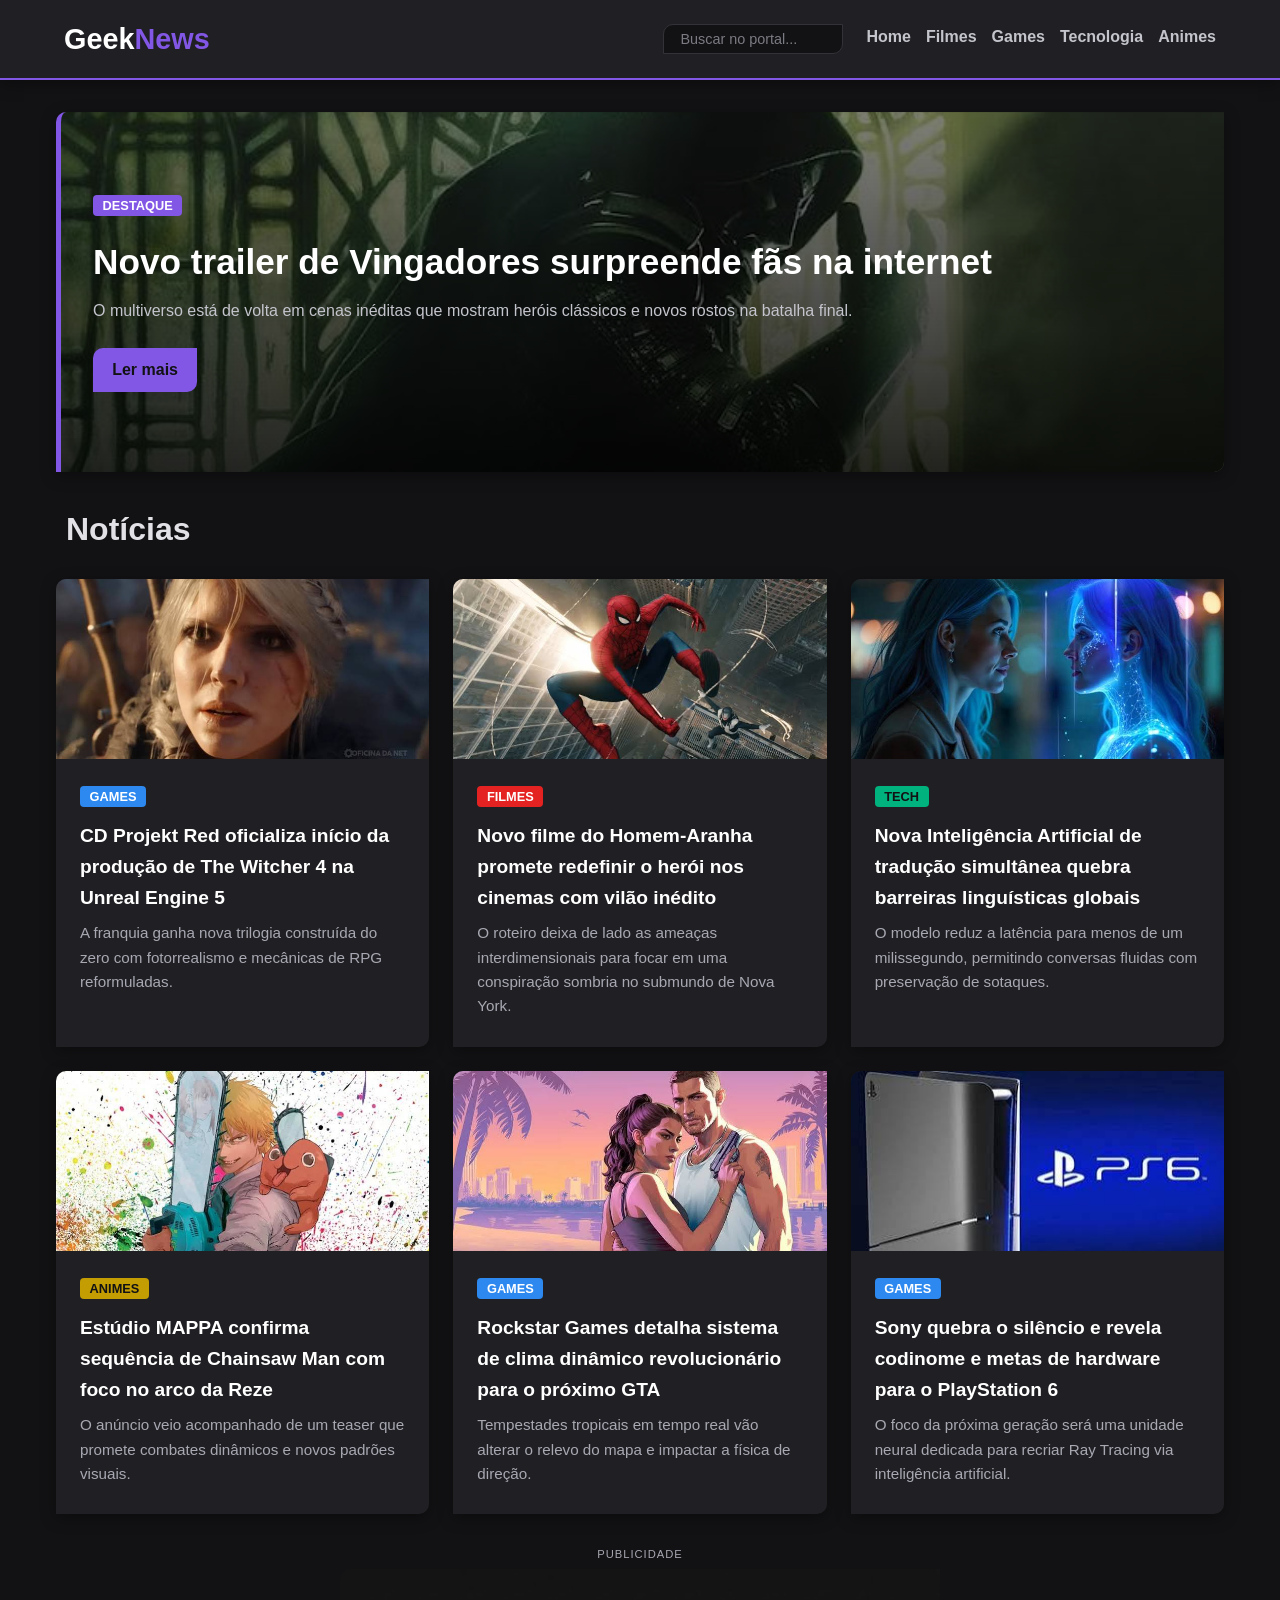
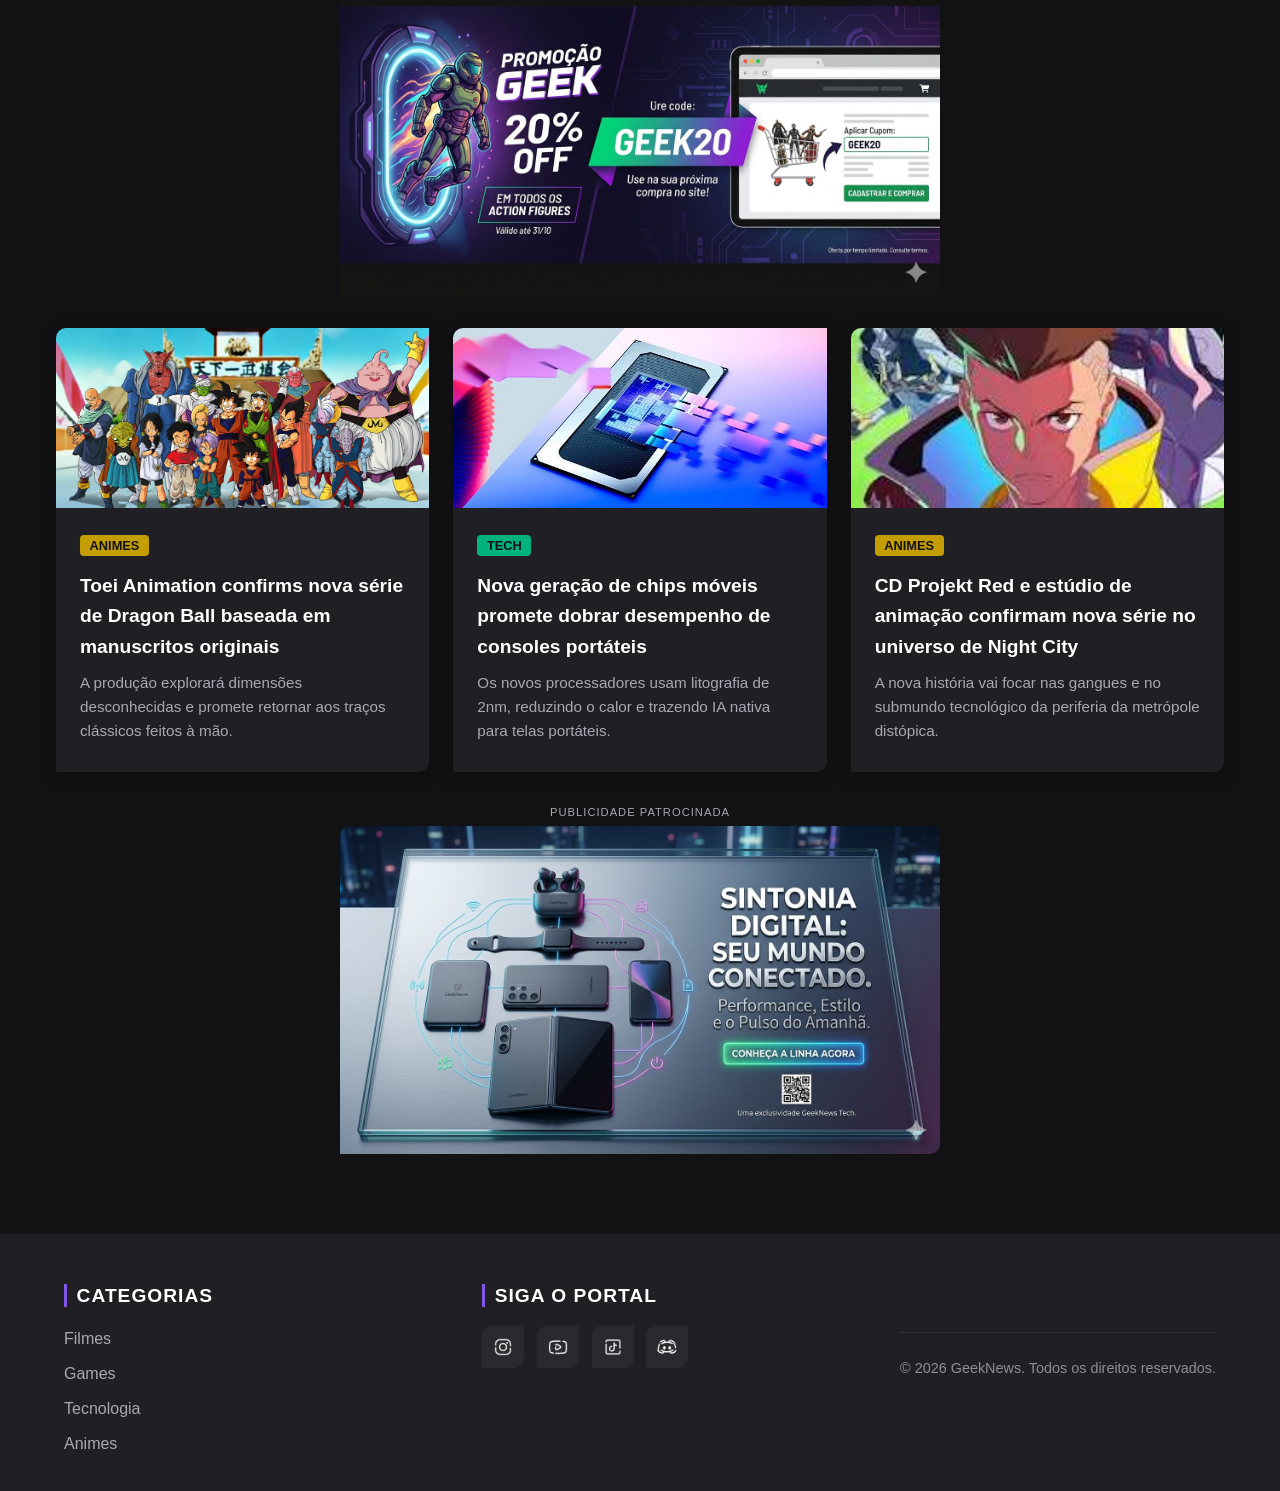
<file: index.html>
<!DOCTYPE html>
<html lang="pt-BR">

<head>
    <meta charset="UTF-8">
    <meta name="viewport" content="width=device-width, initial-scale=1.0">
    <title>GeekNews - O seu portal de cultura pop</title>

    <link rel="preload" href="img/vingadores.jpg" as="image" fetchpriority="high">

    <style>
        :root {
            --cor-principal: #202024;
            --cor-destaque: #8257e5;
            --cor-fundo: #121214;
            --cor-texto-claro: #fff;
            --cor-texto: #e1e1e6;
            --curvatura: 10px 0 10px 0;
        }

        body {
            margin: 0;
            background-color: var(--cor-fundo);
            color: var(--cor-texto);
            font-family: -apple-system, BlinkMacSystemFont, "Segoe UI", Roboto, sans-serif;
        }

        header {
            background-color: var(--cor-principal);
            padding: 1rem 5%;
            display: flex;
            justify-content: space-between;
            align-items: center;
            border-bottom: 2px solid var(--cor-destaque);
        }
    </style>

    <link rel="stylesheet" href="style.css">
</head>

<body>
    <header>
        <div class="logo"><a href="index.html">Geek<span>News</span></a></div>
        <nav>
            <form class="busca-container" onsubmit="return false;">
                <input type="text" placeholder="Buscar no portal..." class="busca-input">
            </form>

            <a href="index.html" class="nav-home">Home</a>
            <a href="filmes.html" class="nav-filmes">Filmes</a>
            <a href="games.html" class="nav-games">Games</a>
            <a href="tecnologia.html" class="nav-tecnologia">Tecnologia</a>
            <a href="animes.html" class="nav-animes">Animes</a>
        </nav>
    </header>

    <main class="container">
        <section class="destaque">
            <a href="noticia_vingadores.html" class="destaque-link">
                <div class="destaque-conteudo">
                    <span class="tag">Destaque</span>
                    <h1>Novo trailer de Vingadores surpreende fãs na internet</h1>
                    <p>O multiverso está de volta em cenas inéditas que mostram heróis clássicos e novos rostos na
                        batalha final.</p>
                    <span class="btn">Ler mais</span>
                </div>
            </a>
        </section>

        <h2 class="titulo-secao">Notícias</h2>

        <section class="noticias-grid">

            <article class="card games">
                <a href="noticia_games1.html" class="card-link">
                    <img src="img/zelda.jpg" alt="Notícia The Witcher" class="card-img-foto">
                    <div class="card-body">
                        <span class="tag">Games</span>
                        <h3>CD Projekt Red oficializa início da produção de The Witcher 4 na Unreal Engine 5</h3>
                        <p>A franquia ganha nova trilogia construída do zero com fotorrealismo e mecânicas de RPG
                            reformuladas.</p>
                    </div>
                </a>
            </article>

            <article class="card filmes">
                <a href="noticia_homem_aranha.html" class="card-link">
                    <img src="img/aranha.jpg" alt="Notícia Homem-Aranha" class="card-img-foto">
                    <div class="card-body">
                        <span class="tag">Filmes</span>
                        <h3>Novo filme do Homem-Aranha promete redefinir o herói nos cinemas com vilão inédito</h3>
                        <p>O roteiro deixa de lado as ameaças interdimensionais para focar em uma conspiração sombria no
                            submundo de Nova York.</p>
                    </div>
                </a>
            </article>

            <article class="card tecnologia">
                <a href="noticia_tecnologia.html" class="card-link">
                    <img src="img/tecnologia.jpg" alt="Notícia Tecnologia" class="card-img-foto">
                    <div class="card-body">
                        <span class="tag">Tech</span>
                        <h3>Nova Inteligência Artificial de tradução simultânea quebra barreiras linguísticas globais
                        </h3>
                        <p>O modelo reduz a latência para menos de um milissegundo, permitindo conversas fluidas com
                            preservação de sotaques.</p>
                    </div>
                </a>
            </article>

            <article class="card animes">
                <a href="noticia_anime.html" class="card-link">
                    <img src="img/chainsaw.jpg" alt="Notícia Tecnologia" class="card-img-foto">
                    <div class="card-body">
                        <span class="tag">Animes</span>
                        <h3>Estúdio MAPPA confirma sequência de Chainsaw Man com foco no arco da Reze</h3>
                        <p>O anúncio veio acompanhado de um teaser que promete combates dinâmicos e novos padrões
                            visuais.</p>
                    </div>
                </a>
            </article>

            <article class="card games">
                <a href="noticia_games2.html" class="card-link">
                    <img src="img/gta.jpg" alt="Notícia Tecnologia" class="card-img-foto">
                    <div class="card-body">
                        <span class="tag">Games</span>
                        <h3>Rockstar Games detalha sistema de clima dinâmico revolucionário para o próximo GTA</h3>
                        <p>Tempestades tropicais em tempo real vão alterar o relevo do mapa e impactar a física de
                            direção.</p>
                    </div>
                </a>
            </article>

            <article class="card games">
                <a href="noticia_ps6.html" class="card-link">
                    <img src="img/ps6.jpg" alt="Notícia Tecnologia" class="card-img-foto">
                    <div class="card-body">
                        <span class="tag">Games</span>
                        <h3>Sony quebra o silêncio e revela codinome e metas de hardware para o PlayStation 6</h3>
                        <p>O foco da próxima geração será uma unidade neural dedicada para recriar Ray Tracing via
                            inteligência artificial.</p>
                    </div>
                </a>
            </article>

        </section>

        <div class="anuncio-horizontal">
            <span class="anuncio-tag">Publicidade</span>
            <a href="#" class="anuncio-link">
                <img src="img/banner_promocao.jpg" alt="Campanha Promocional Geek - 20% de Desconto em Action Figures"
                    class="anuncio-img-banner">
            </a>
        </div>

        <section class="noticias-grid">

            <article class="card animes">
                <a href="noticia_dragonball.html" class="card-link">
                    <img src="img/dragon-ball.jpg" alt="Notícia Dragon Ball" class="card-img-foto">
                    <div class="card-body">
                        <span class="tag">Animes</span>
                        <h3>Toei Animation confirms nova série de Dragon Ball baseada em manuscritos originais</h3>
                        <p>A produção explorará dimensões desconhecidas e promete retornar aos traços clássicos feitos à
                            mão.</p>
                    </div>
                </a>
            </article>

            <article class="card tecnologia">
                <a href="noticia_portateis.html" class="card-link">
                    <img src="img/portateis.jpg" alt="Notícia Portáteis" class="card-img-foto">
                    <div class="card-body">
                        <span class="tag">Tech</span>
                        <h3>Nova geração de chips móveis promete dobrar desempenho de consoles portáteis</h3>
                        <p>Os novos processadores usam litografia de 2nm, reduzindo o calor e trazendo IA nativa para
                            telas portáteis.</p>
                    </div>
                </a>
            </article>

            <article class="card animes">
                <a href="noticia_cyberpunk_anime.html" class="card-link">
                    <img src="img/cyberpunk.jpg" alt="Notícia Cyberpunk Anime" class="card-img-foto">
                    <div class="card-body">
                        <span class="tag">Animes</span>
                        <h3>CD Projekt Red e estúdio de animação confirmam nova série no universo de Night City</h3>
                        <p>A nova história vai focar nas gangues e no submundo tecnológico da periferia da metrópole
                            distópica.</p>
                    </div>
                </a>
            </article>

        </section>

        <!-- Novo Banner de Anúncio Gamer -->
        <div class="anuncio-horizontal">
            <span class="anuncio-tag">Publicidade Patrocinada</span>
            <a href="#" class="anuncio-link">
                <img src="img/banner_setup.jpg" alt="Promoção Gamer - 30% OFF em Periféricos com o cupom SETUP30"
                    class="anuncio-img-banner">
            </a>
        </div>
    </main>

    <footer>
        <div class="footer-container">
            <!-- Coluna 1: Links de Navegação (Sem o Home) -->
            <div class="footer-col">
                <h4>Categorias</h4>
                <ul>
                    <div class="footer-col.filmes">
                        <li><a href="filmes.html">Filmes</a></li>
                    </div>
                    
                    <li><a href="games.html">Games</a></li>
                    <li><a href="tecnologia.html">Tecnologia</a></li>
                    <li><a href="animes.html">Animes</a></li>
                </ul>
            </div>

            <!-- Coluna 2: Redes Sociais com Logos em Imagem -->
            <div class="footer-col">
                <h4>Siga o Portal</h4>
                <div class="social-links">
                    <a href="#" class="social-btn instagram" title="Instagram">
                        <img src="img/instagram.png" alt="Instagram">
                    </a>
                    <a href="#" class="social-btn youtube" title="YouTube">
                        <img src="img/youtube.png" alt="YouTube">
                    </a>
                    <a href="#" class="social-btn tiktok" title="TikTok">
                        <img src="img/tiktok.png" alt="TikTok">
                    </a>
                    <a href="#" class="social-btn discord" title="Discord">
                        <img src="img/discord.png" alt="Discord">
                    </a>
                </div>
            </div>

            <!-- Linha de Direitos Autorais -->
            <div class="footer-bottom">
                <p>&copy; 2026 GeekNews. Todos os direitos reservados.</p>
            </div>
    </footer>

</body>

</html>
</file>
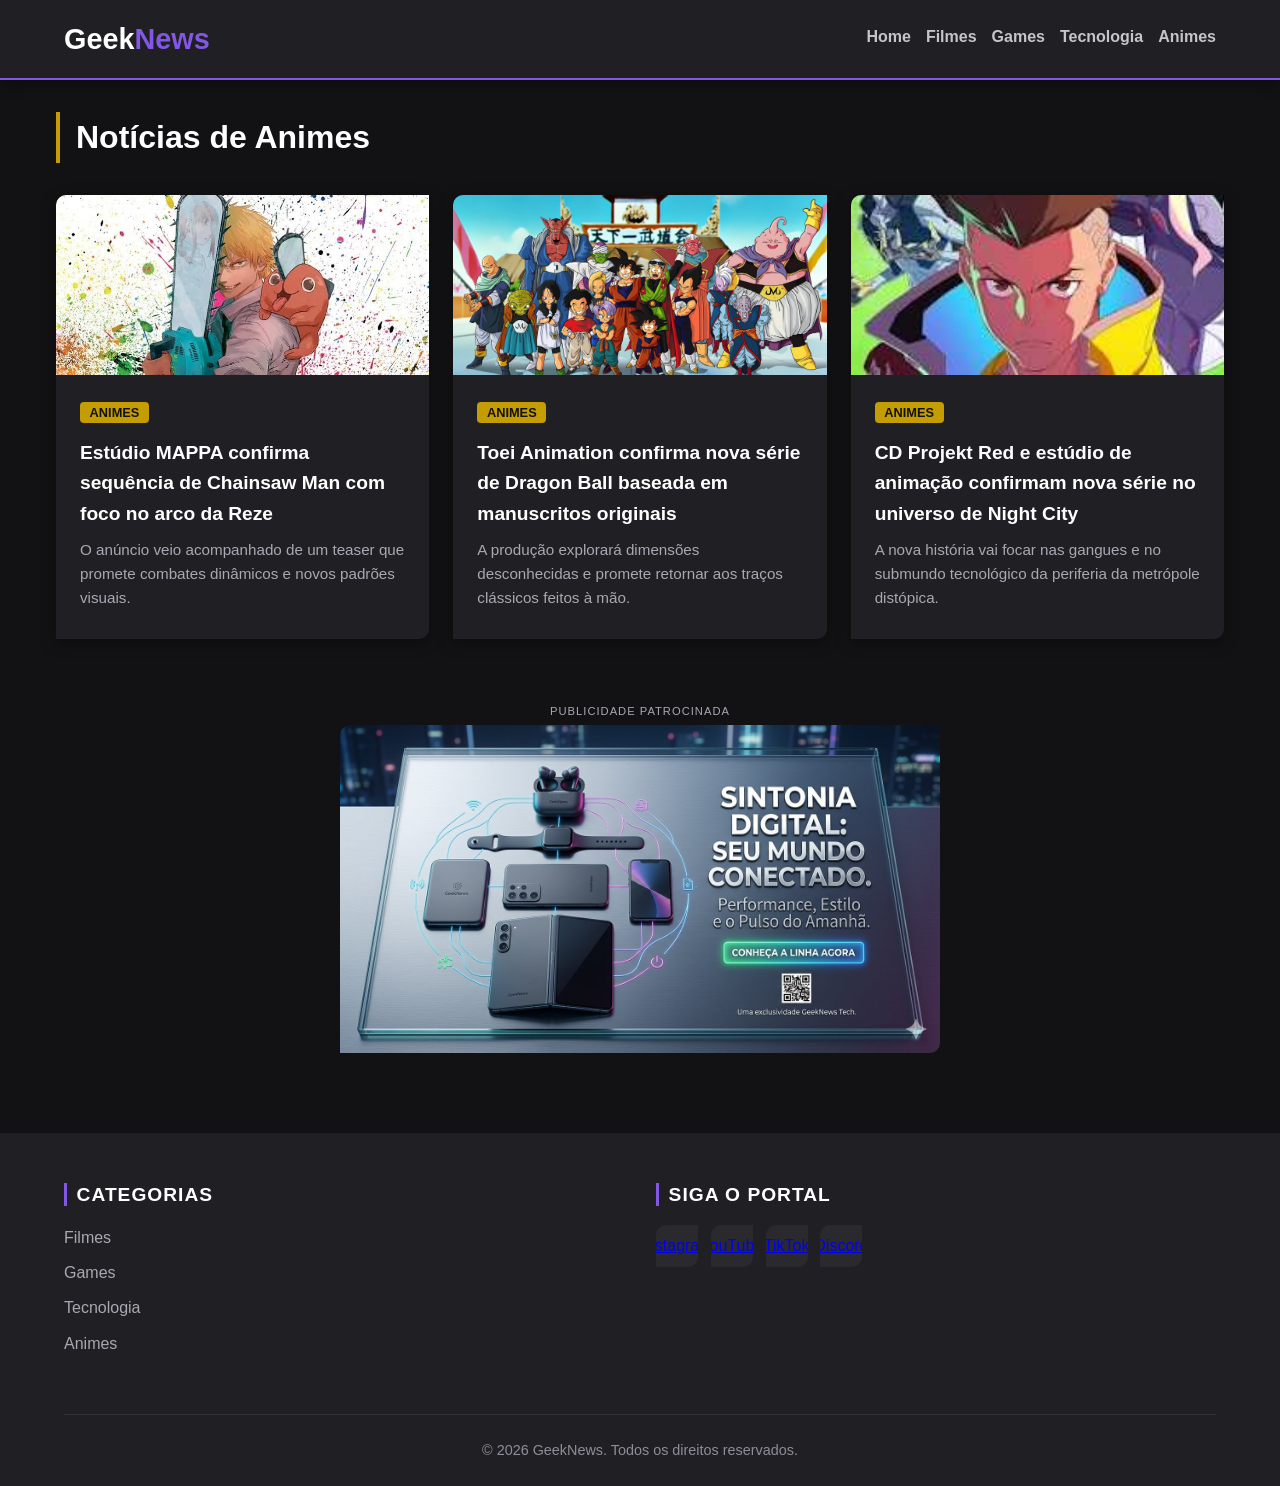
<file: animes.html>
<!DOCTYPE html>
<html lang="pt-BR">

<head>
    <meta charset="UTF-8">
    <meta name="viewport" content="width=device-width, initial-scale=1.0">
    <title>Animes - GeekNews</title>
    <link rel="stylesheet" href="style.css">
</head>

<body>
    <header>
        <div class="logo"><a href="index.html">Geek<span>News</span></a></div>
            <nav>
                <a href="index.html" class="nav-home">Home</a> 
                <a href="filmes.html" class="nav-filmes">Filmes</a>
                <a href="games.html" class="nav-games">Games</a>
                <a href="tecnologia.html" class="nav-tecnologia">Tecnologia</a>
                <a href="animes.html" class="nav-animes">Animes</a>
            </nav>
    </header>

    <main class="container">
        <!-- Título da Categoria com barra roxa lateral -->
        <h2
            style="font-size: 2rem; color: #fff; margin-bottom: 2rem; border-left: 4px solid #c49d03; padding-left: 1rem;">
            Notícias de Animes</h2>

        <section class="noticias-grid">
            <!-- Card 1: Chainsaw Man -->
            <article class="card animes">
                <a href="noticia_anime.html" class="card-link">
                    <img src="img/chainsaw.jpg" alt="Notícia Chainsaw Man" class="card-img-foto">
                    <div class="card-body">
                        <span class="tag">Animes</span>
                        <h3>Estúdio MAPPA confirma sequência de Chainsaw Man com foco no arco da Reze</h3>
                        <p>O anúncio veio acompanhado de um teaser que promete combates dinâmicos e novos padrões
                            visuais.</p>
                    </div>
                </a>
            </article>

            <!-- Card 2: Dragon Ball -->
            <article class="card animes">
                <a href="noticia_dragonball.html" class="card-link">
                    <img src="img/dragon-ball.jpg" alt="Notícia Dragon Ball" class="card-img-foto">
                    <div class="card-body">
                        <span class="tag">Animes</span>
                        <h3>Toei Animation confirma nova série de Dragon Ball baseada em manuscritos originais</h3>
                        <p>A produção explorará dimensões desconhecidas e promete retornar aos traços clássicos feitos à
                            mão.</p>
                    </div>
                </a>
            </article>

            <!-- Card 3: Cyberpunk Anime -->
            <article class="card animes">
                <a href="noticia_cyberpunk_anime.html" class="card-link">
                    <img src="img/cyberpunk.jpg" alt="Notícia Cyberpunk Anime" class="card-img-foto">
                    <div class="card-body">
                        <span class="tag">Animes</span>
                        <h3>CD Projekt Red e estúdio de animação confirmam nova série no universo de Night City</h3>
                        <p>A nova história vai focar nas gangues e no submundo tecnológico da periferia da metrópole
                            distópica.</p>
                    </div>
                </a>
            </article>
        </section>

        <!-- Banner publicitário gamer para ambientar a página temática -->
        <div class="anuncio-horizontal" style="margin-top: 4rem;">
            <span class="anuncio-tag">Publicidade Patrocinada</span>
            <a href="#" class="anuncio-link">
                <img src="img/banner_setup.jpg" alt="Promoção Gamer Setup" class="anuncio-img-banner">
            </a>
        </div>
    </main>

    <footer>
        <div class="footer-container">
            <!-- Coluna 1: Links de Navegação (Sem o Home) -->
            <div class="footer-col">
                <h4>Categorias</h4>
                <ul>
                    <li><a href="filmes.html">Filmes</a></li>
                    <li><a href="games.html">Games</a></li>
                    <li><a href="tecnologia.html">Tecnologia</a></li>
                    <li><a href="animes.html">Animes</a></li>
                </ul>
            </div>

            <!-- Coluna 2: Redes Sociais Fictícias -->
            <div class="footer-col">
                <h4>Siga o Portal</h4>
                <div class="social-links">
                    <a href="#" class="social-btn instagram">Instagram</a>
                    <a href="#" class="social-btn youtube">YouTube</a>
                    <a href="#" class="social-btn tiktok">TikTok</a>
                    <a href="#" class="social-btn discord">Discord</a>
                </div>
            </div>
        </div>
        
        <!-- Linha de Direitos Autorais -->
        <div class="footer-bottom">
            <p>&copy; 2026 GeekNews. Todos os direitos reservados.</p>
        </div>
    </footer>
    
</body>

</html>
</file>
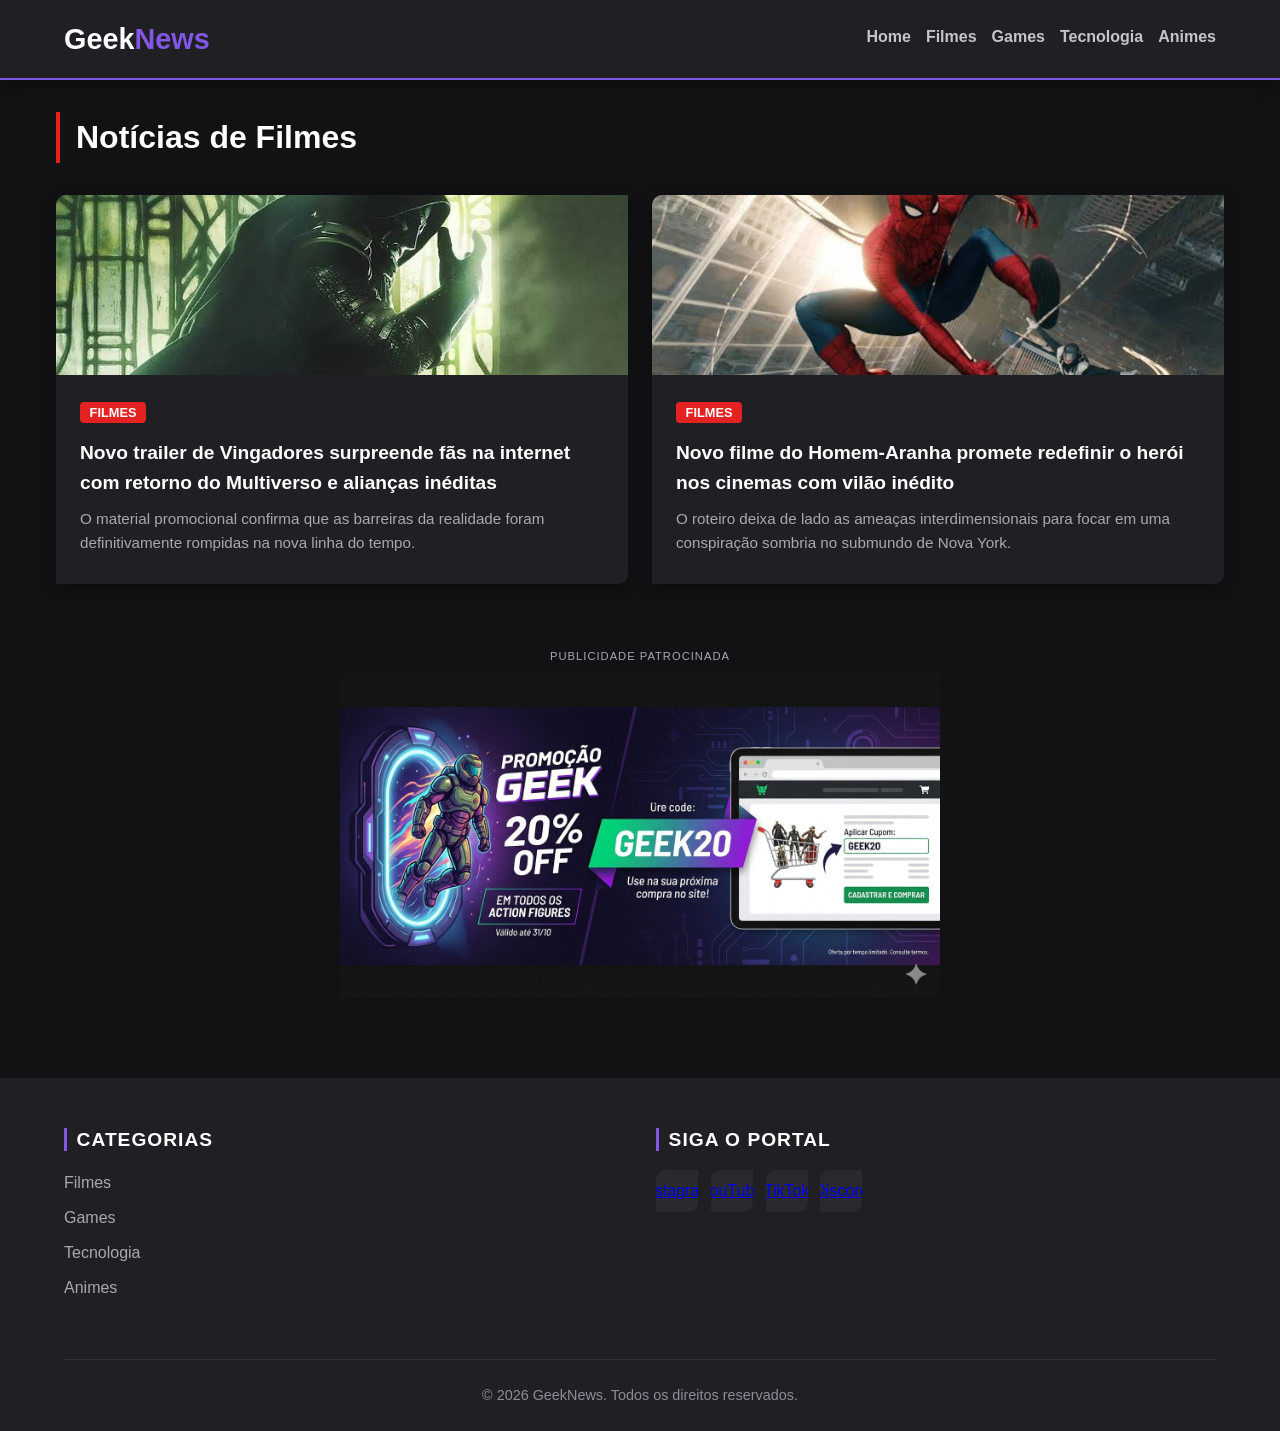
<file: filmes.html>
<!DOCTYPE html>
<html lang="pt-BR">

<head>
    <meta charset="UTF-8">
    <meta name="viewport" content="width=device-width, initial-scale=1.0">
    <title>Filmes - GeekNews</title>
    <link rel="stylesheet" href="style.css">
</head>

<body>
    <header>
        <div class="logo"><a href="index.html">Geek<span>News</span></a></div>
            <nav>
                <a href="index.html" class="nav-home">Home</a> 
                <a href="filmes.html" class="nav-filmes">Filmes</a>
                <a href="games.html" class="nav-games">Games</a>
                <a href="tecnologia.html" class="nav-tecnologia">Tecnologia</a>
                <a href="animes.html" class="nav-animes">Animes</a>
            </nav>
    </header>

    <main class="container">
        <!-- Título da Categoria com barra roxa lateral -->
        <h2
            style="font-size: 2rem; color: #fff; margin-bottom: 2rem; border-left: 4px solid #e52222; padding-left: 1rem;">
            Notícias de Filmes</h2>

        <section class="noticias-grid">
            <!-- Card 1: Vingadores -->
            <article class="card filmes">
                <a href="noticia_vingadores.html" class="card-link">
                    <img src="img/vingadores.jpg" alt="Notícia Vingadores" class="card-img-foto">
                    <div class="card-body">
                        <span class="tag">Filmes</span>
                        <h3>Novo trailer de Vingadores surpreende fãs na internet com retorno do Multiverso e alianças
                            inéditas</h3>
                        <p>O material promocional confirma que as barreiras da realidade foram definitivamente rompidas
                            na nova linha do tempo.</p>
                    </div>
                </a>
            </article>

            <!-- Card 2: Homem-Aranha -->
            <article class="card filmes">
                <a href="noticia_homem_aranha.html" class="card-link">
                    <img src="img/aranha.jpg" alt="Notícia Homem-Aranha" class="card-img-foto">
                    <div class="card-body">
                        <span class="tag">Filmes</span>
                        <h3>Novo filme do Homem-Aranha promete redefinir o herói nos cinemas com vilão inédito</h3>
                        <p>O roteiro deixa de lado as ameaças interdimensionais para focar em uma conspiração sombria no
                            submundo de Nova York.</p>
                    </div>
                </a>
            </article>
        </section>

        <!-- Espaço publicitário para monetizar e preencher a página de Filmes de forma realista -->
        <div class="anuncio-horizontal" style="margin-top: 4rem;">
            <span class="anuncio-tag">Publicidade Patrocinada</span>
            <a href="#" class="anuncio-link">
                <img src="img/banner_promocao.jpg" alt="Campanha Promocional Geek" class="anuncio-img-banner">
            </a>
        </div>
    </main>

    <footer>
        <div class="footer-container">
            <!-- Coluna 1: Links de Navegação (Sem o Home) -->
            <div class="footer-col">
                <h4>Categorias</h4>
                <ul>
                    <li><a href="filmes.html">Filmes</a></li>
                    <li><a href="games.html">Games</a></li>
                    <li><a href="tecnologia.html">Tecnologia</a></li>
                    <li><a href="animes.html">Animes</a></li>
                </ul>
            </div>

            <!-- Coluna 2: Redes Sociais Fictícias -->
            <div class="footer-col">
                <h4>Siga o Portal</h4>
                <div class="social-links">
                    <a href="#" class="social-btn instagram">Instagram</a>
                    <a href="#" class="social-btn youtube">YouTube</a>
                    <a href="#" class="social-btn tiktok">TikTok</a>
                    <a href="#" class="social-btn discord">Discord</a>
                </div>
            </div>
        </div>
        
        <!-- Linha de Direitos Autorais -->
        <div class="footer-bottom">
            <p>&copy; 2026 GeekNews. Todos os direitos reservados.</p>
        </div>
    </footer>
    
</body>

</html>
</file>
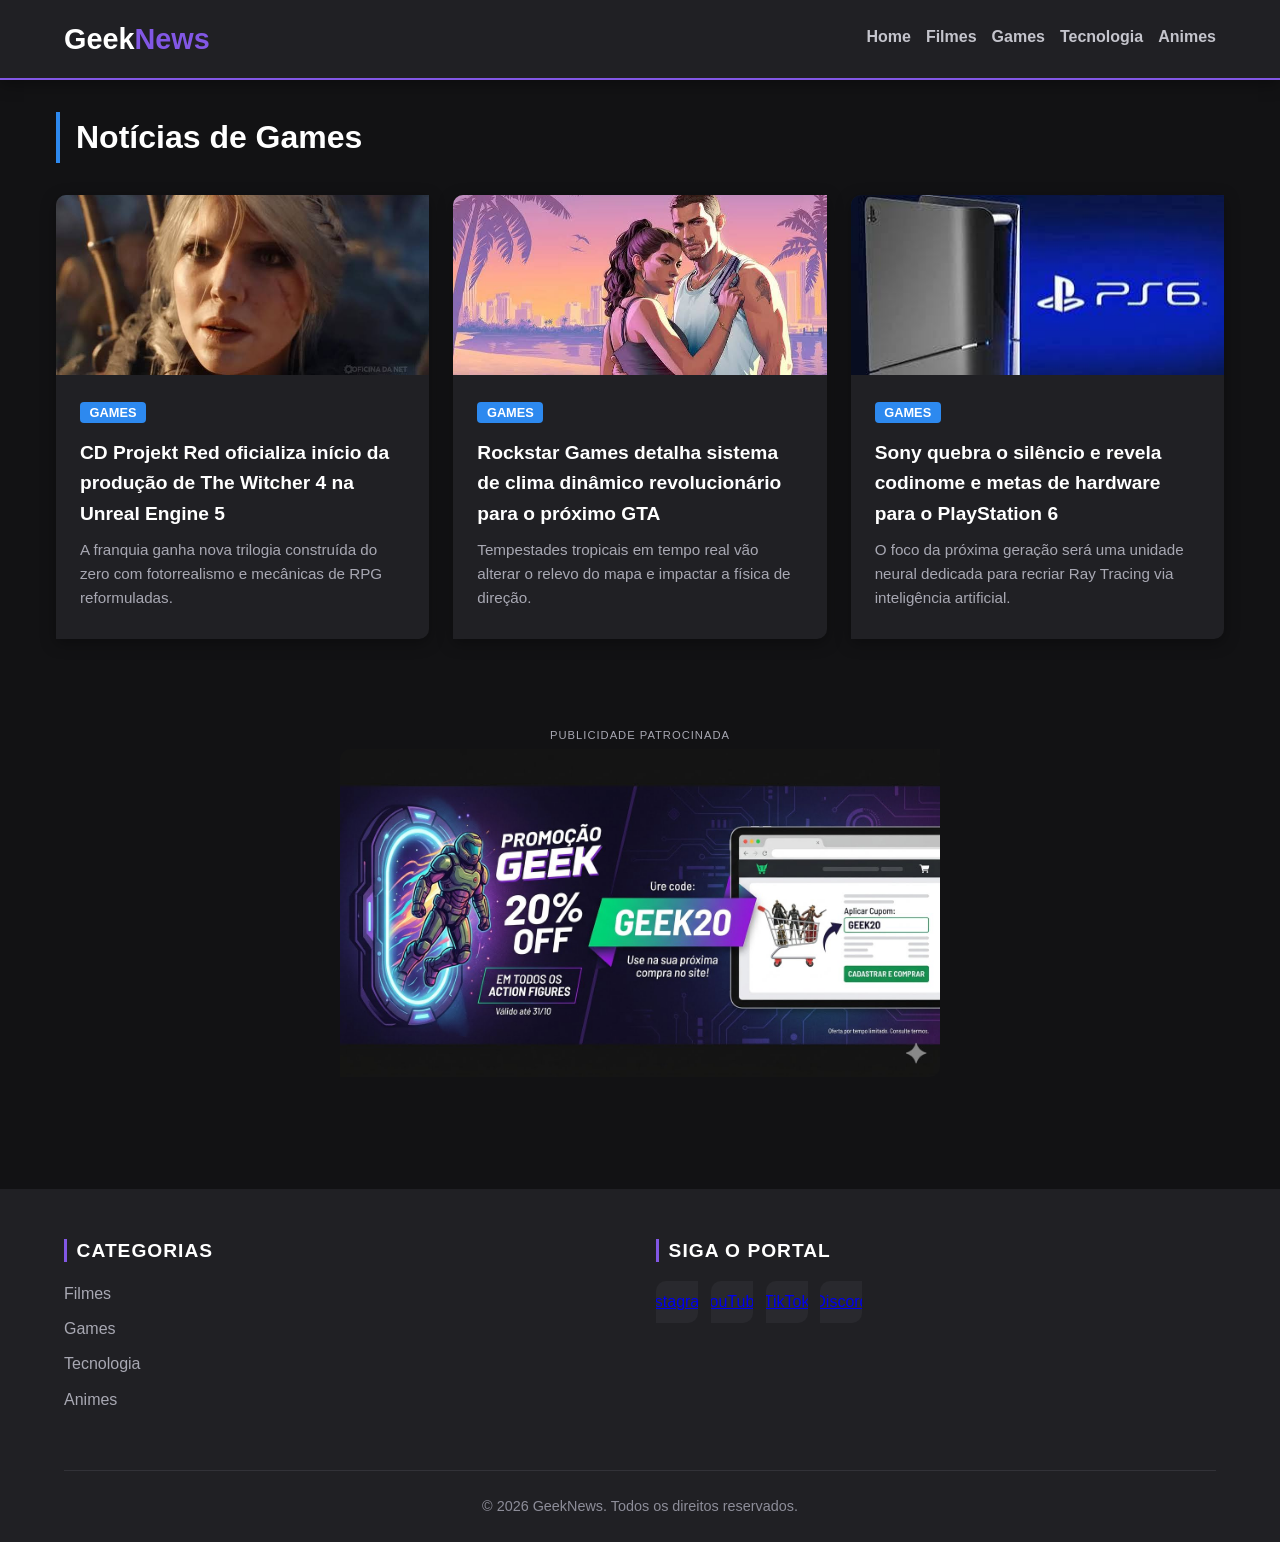
<file: games.html>
<!DOCTYPE html>
<html lang="pt-BR">

<head>
    <meta charset="UTF-8">
    <meta name="viewport" content="width=device-width, initial-scale=1.0">
    <title>Games - GeekNews</title>
    <link rel="stylesheet" href="style.css">
</head>

<body>
    <header>
        <div class="logo"><a href="index.html">Geek<span>News</span></a></div>
            <nav>
                <a href="index.html" class="nav-home">Home</a> 
                <a href="filmes.html" class="nav-filmes">Filmes</a>
                <a href="games.html" class="nav-games">Games</a>
                <a href="tecnologia.html" class="nav-tecnologia">Tecnologia</a>
                <a href="animes.html" class="nav-animes">Animes</a>
            </nav>
    </header>

    <main class="container">
        <!-- Título da Categoria -->
        <h2
            style="font-size: 2rem; color: #fff; margin-bottom: 2rem; border-left: 4px solid #2d89ef; padding-left: 1rem;">
            Notícias de Games</h2>

        <section class="noticias-grid">
            <!-- Card 1: The Witcher -->
        <article class="card games">
            <a href="noticia_games1.html" class="card-link">
                <img src="img/zelda.jpg" alt="Notícia The Witcher" class="card-img-foto">
                <div class="card-body">
                    <span class="tag">Games</span>
                    <h3>CD Projekt Red oficializa início da produção de The Witcher 4 na Unreal Engine 5</h3>
                    <p>A franquia ganha nova trilogia construída do zero com fotorrealismo e mecânicas de RPG
                        reformuladas.</p>
                </div>
            </a>
        </article>


            <!-- Card 2: GTA 6 -->
            <article class="card games">
                <a href="noticia_games2.html" class="card-link">
                    <img src="img/gta.jpg" alt="Notícia GTA" class="card-img-foto">
                    <div class="card-body">
                        <span class="tag">Games</span>
                        <h3>Rockstar Games detalha sistema de clima dinâmico revolucionário para o próximo GTA</h3>
                        <p>Tempestades tropicais em tempo real vão alterar o relevo do mapa e impactar a física de
                            direção.</p>
                    </div>
                </a>
            </article>

            <!-- Card 3: PlayStation 6 -->
            <article class="card games">
                <a href="noticia_ps6.html" class="card-link">
                    <img src="img/ps6.jpg" alt="Notícia PlayStation 6" class="card-img-foto">
                    <div class="card-body">
                        <span class="tag">Games</span>
                        <h3>Sony quebra o silêncio e revela codinome e metas de hardware para o PlayStation 6</h3>
                        <p>O foco da próxima geração será uma unidade neural dedicada para recriar Ray Tracing via
                            inteligência artificial.</p>
                    </div>
                </a>
            </article>

                    <!-- Espaço publicitário para monetizar e preencher a página de Filmes de forma realista -->
        <div class="anuncio-horizontal" style="margin-top: 4rem;">
            <span class="anuncio-tag">Publicidade Patrocinada</span>
            <a href="#" class="anuncio-link">
                <img src="img/banner_promocao.jpg" alt="Campanha Promocional Geek" class="anuncio-img-banner">
            </a>
        </div>

        </section>
    </main>

    <footer>
        <div class="footer-container">
            <!-- Coluna 1: Links de Navegação (Sem o Home) -->
            <div class="footer-col">
                <h4>Categorias</h4>
                <ul>
                    <li><a href="filmes.html">Filmes</a></li>
                    <li><a href="games.html">Games</a></li>
                    <li><a href="tecnologia.html">Tecnologia</a></li>
                    <li><a href="animes.html">Animes</a></li>
                </ul>
            </div>

            <!-- Coluna 2: Redes Sociais Fictícias -->
            <div class="footer-col">
                <h4>Siga o Portal</h4>
                <div class="social-links">
                    <a href="#" class="social-btn instagram">Instagram</a>
                    <a href="#" class="social-btn youtube">YouTube</a>
                    <a href="#" class="social-btn tiktok">TikTok</a>
                    <a href="#" class="social-btn discord">Discord</a>
                </div>
            </div>
        </div>
        
        <!-- Linha de Direitos Autorais -->
        <div class="footer-bottom">
            <p>&copy; 2026 GeekNews. Todos os direitos reservados.</p>
        </div>
    </footer>
    
</body>

</html>
</file>
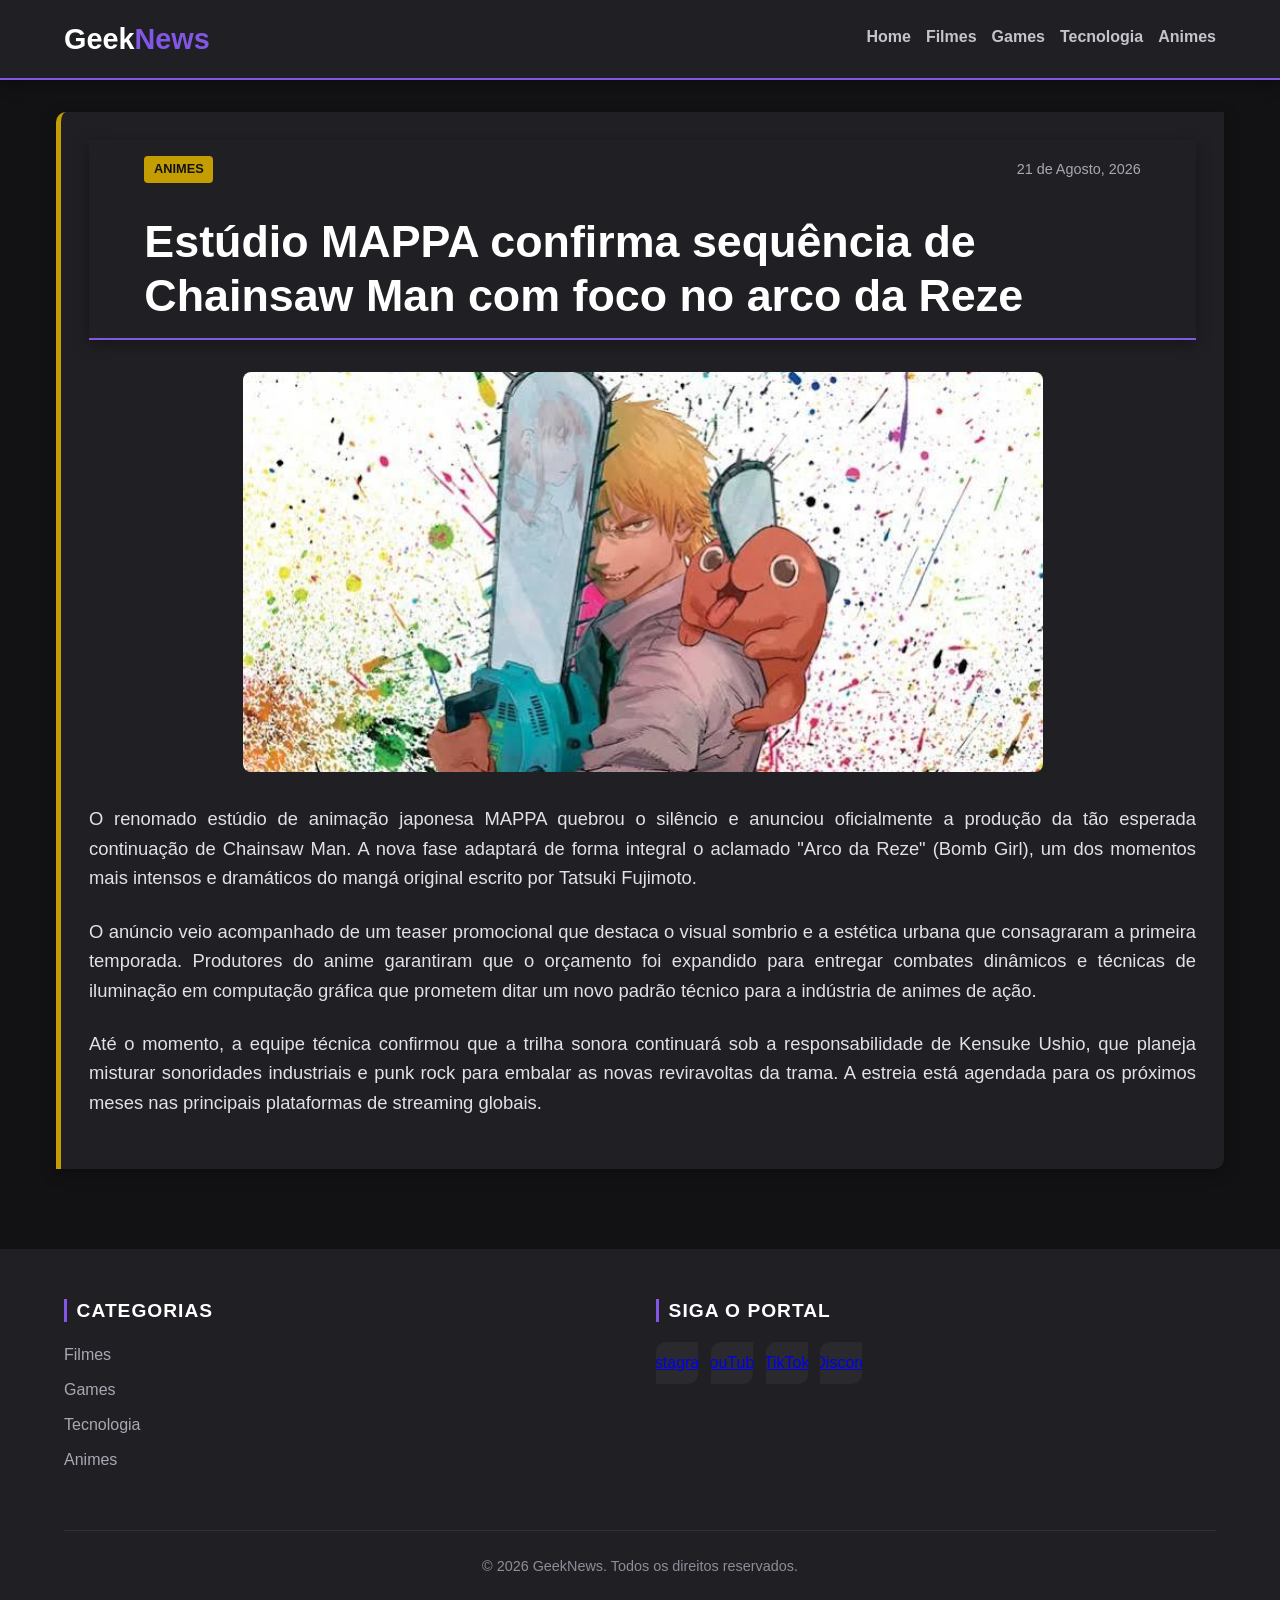
<file: noticia_anime.html>
<!DOCTYPE html>
<html lang="pt-BR">

<head>
    <meta charset="UTF-8">
    <meta name="viewport" content="width=device-width, initial-scale=1.0">
    <title>Chainsaw Man ganha nova temporada - GeekNews</title>
    <link rel="stylesheet" href="style.css">
</head>

<body>
    <header>
        <div class="logo"><a href="index.html">Geek<span>News</span></a></div>
            <nav>
                <a href="index.html" class="nav-home">Home</a> 
                <a href="filmes.html" class="nav-filmes">Filmes</a>
                <a href="games.html" class="nav-games">Games</a>
                <a href="tecnologia.html" class="nav-tecnologia">Tecnologia</a>
                <a href="animes.html" class="nav-animes">Animes</a>
            </nav>
    </header>

    <main class="container">
        <article class="noticia-completa animes">
            <header class="noticia-header">
                <span class="tag">ANIMES</span>
                <time datetime="2026-08-21" class="data">21 de Agosto, 2026</time>
                <h1 class="titulo">Estúdio MAPPA confirma sequência de Chainsaw Man com foco no arco da Reze</h1>
            </header>

            <img src="img/chainsaw.jpg" alt="Denji segurando a motosserra com o reflexo de Makima e Pochita em seu ombro"
                class="noticia-imagem-topo"
                style="height: 400px; margin: 2rem auto; border-radius: 8px; display: block; object-fit: cover; width: 100%;">

            <div class="conteudo-noticia">
                <p>O renomado estúdio de animação japonesa MAPPA quebrou o silêncio e anunciou oficialmente a produção
                    da tão esperada continuação de Chainsaw Man. A nova fase adaptará de forma integral o aclamado "Arco
                    da Reze" (Bomb Girl), um dos momentos mais intensos e dramáticos do mangá original escrito por
                    Tatsuki Fujimoto.</p>

                <p>O anúncio veio acompanhado de um teaser promocional que destaca o visual sombrio e a estética urbana
                    que consagraram a primeira temporada. Produtores do anime garantiram que o orçamento foi expandido
                    para entregar combates dinâmicos e técnicas de iluminação em computação gráfica que prometem ditar
                    um novo padrão técnico para a indústria de animes de ação.</p>

                <p>Até o momento, a equipe técnica confirmou que a trilha sonora continuará sob a responsabilidade de
                    Kensuke Ushio, que planeja misturar sonoridades industriais e punk rock para embalar as novas
                    reviravoltas da trama. A estreia está agendada para os próximos meses nas principais plataformas de
                    streaming globais.</p>
            </div>
        </article>
    </main>

    <footer>
        <div class="footer-container">
            <!-- Coluna 1: Links de Navegação (Sem o Home) -->
            <div class="footer-col">
                <h4>Categorias</h4>
                <ul>
                    <li><a href="filmes.html">Filmes</a></li>
                    <li><a href="games.html">Games</a></li>
                    <li><a href="tecnologia.html">Tecnologia</a></li>
                    <li><a href="animes.html">Animes</a></li>
                </ul>
            </div>

            <!-- Coluna 2: Redes Sociais Fictícias -->
            <div class="footer-col">
                <h4>Siga o Portal</h4>
                <div class="social-links">
                    <a href="#" class="social-btn instagram">Instagram</a>
                    <a href="#" class="social-btn youtube">YouTube</a>
                    <a href="#" class="social-btn tiktok">TikTok</a>
                    <a href="#" class="social-btn discord">Discord</a>
                </div>
            </div>
        </div>
        
        <!-- Linha de Direitos Autorais -->
        <div class="footer-bottom">
            <p>&copy; 2026 GeekNews. Todos os direitos reservados.</p>
        </div>
    </footer>
    
</body>

</html>
</file>
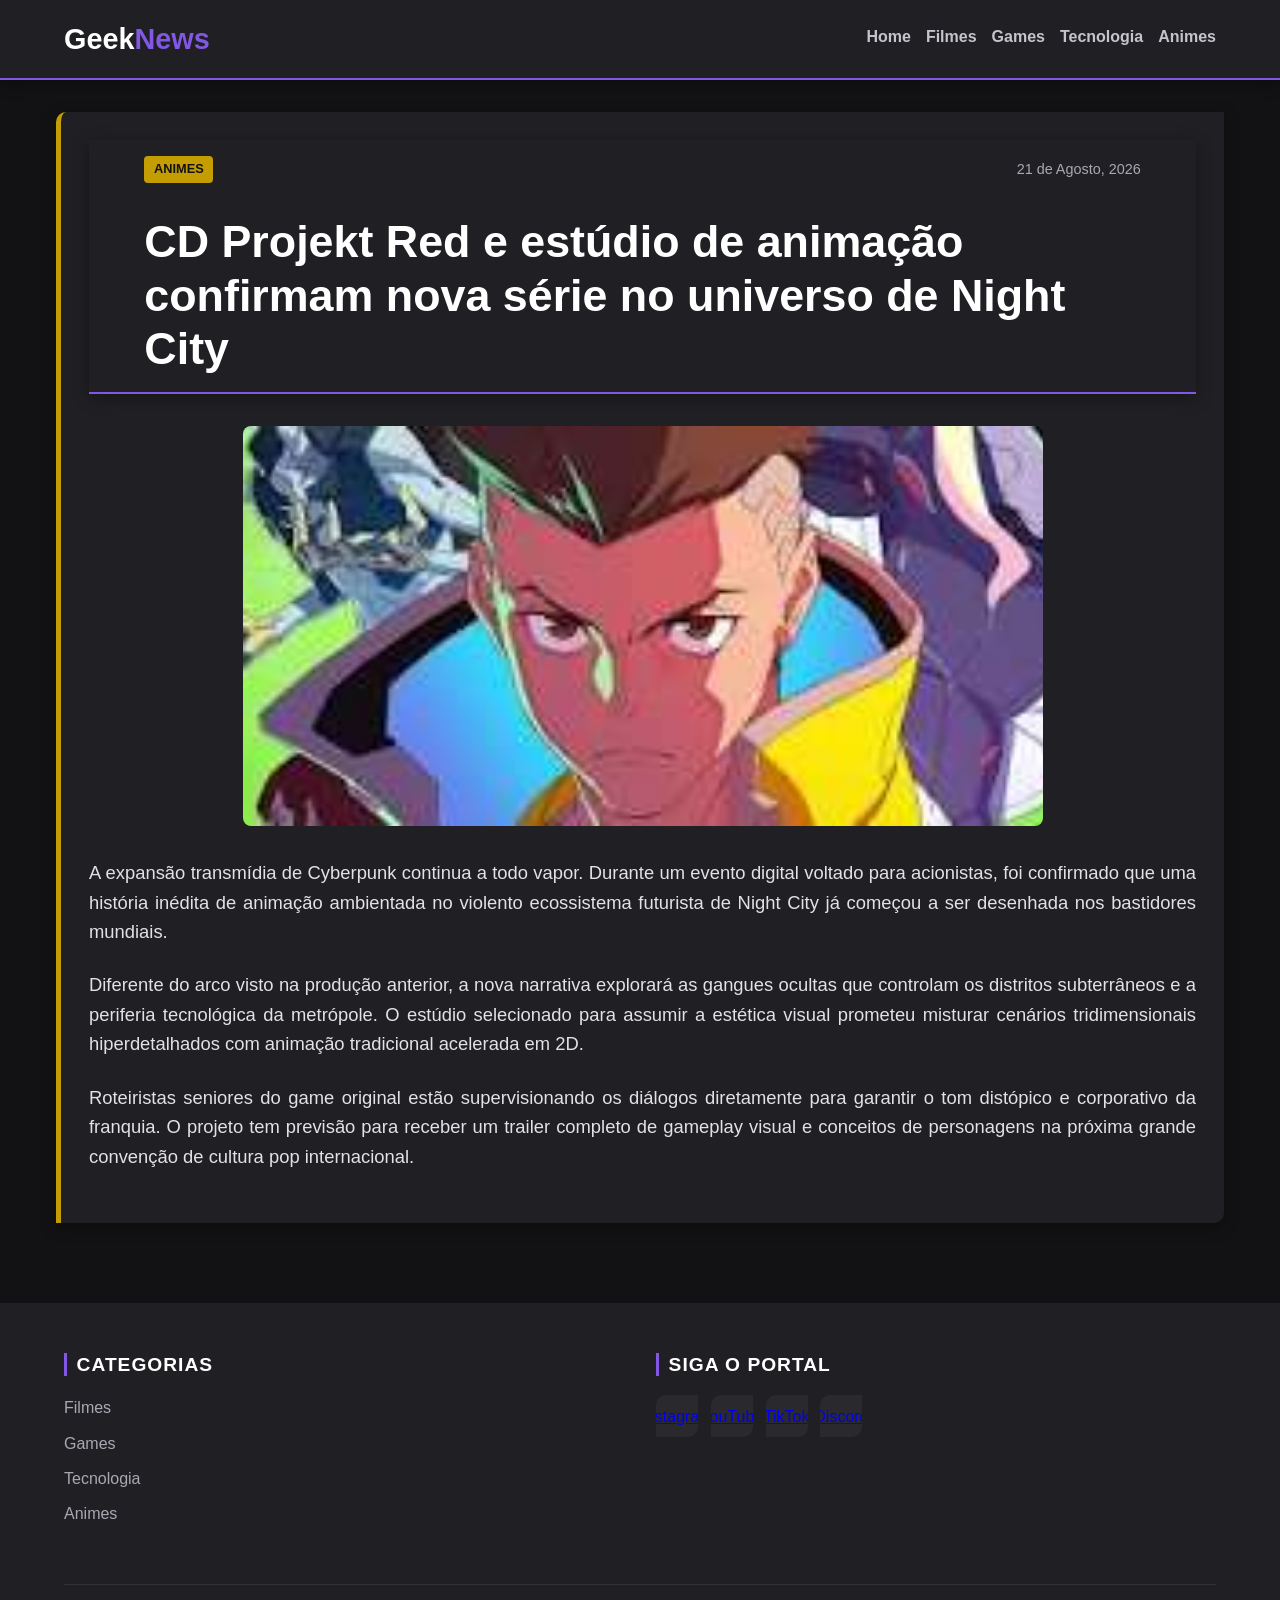
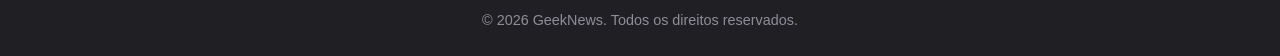
<file: noticia_cyberpunk_anime.html>
<!DOCTYPE html>
<html lang="pt-BR">

<head>
    <meta charset="UTF-8">
    <meta name="viewport" content="width=device-width, initial-scale=1.0">
    <title>Novo anime no universo Cyberpunk é anunciado - GeekNews</title>
    <link rel="stylesheet" href="style.css">
</head>

<body>
    <header>
        <div class="logo"><a href="index.html">Geek<span>News</span></a></div>
            <nav>
                <a href="index.html" class="nav-home">Home</a> 
                <a href="filmes.html" class="nav-filmes">Filmes</a>
                <a href="games.html" class="nav-games">Games</a>
                <a href="tecnologia.html" class="nav-tecnologia">Tecnologia</a>
                <a href="animes.html" class="nav-animes">Animes</a>
            </nav>
    </header>

    <main class="container">
        <article class="noticia-completa animes">
            <header class="noticia-header">
                <span class="tag">ANIMES</span>
                <time datetime="2026-08-21" class="data">21 de Agosto, 2026</time>
                <h1 class="titulo">CD Projekt Red e estúdio de animação confirmam nova série no universo de Night City
                </h1>
            </header>

            <img src="img/cyberpunk.jpg"
                alt="David Martinez com expressão séria sobre fundo verde em Cyberpunk Edgerunners"
                class="noticia-imagem-topo"
                style="height: 400px; margin: 2rem auto; border-radius: 8px; display: block; object-fit: cover; width: 100%;">


            <div class="conteudo-noticia">
                <p>A expansão transmídia de Cyberpunk continua a todo vapor. Durante um evento digital voltado para
                    acionistas, foi confirmado que uma história inédita de animação ambientada no violento ecossistema
                    futurista de Night City já começou a ser desenhada nos bastidores mundiais.</p>

                <p>Diferente do arco visto na produção anterior, a nova narrativa explorará as gangues ocultas que
                    controlam os distritos subterrâneos e a periferia tecnológica da metrópole. O estúdio selecionado
                    para assumir a estética visual prometeu misturar cenários tridimensionais hiperdetalhados com
                    animação tradicional acelerada em 2D.</p>

                <p>Roteiristas seniores do game original estão supervisionando os diálogos diretamente para garantir o
                    tom distópico e corporativo da franquia. O projeto tem previsão para receber um trailer completo de
                    gameplay visual e conceitos de personagens na próxima grande convenção de cultura pop internacional.
                </p>
            </div>
        </article>
    </main>

    <footer>
        <div class="footer-container">
            <!-- Coluna 1: Links de Navegação (Sem o Home) -->
            <div class="footer-col">
                <h4>Categorias</h4>
                <ul>
                    <li><a href="filmes.html">Filmes</a></li>
                    <li><a href="games.html">Games</a></li>
                    <li><a href="tecnologia.html">Tecnologia</a></li>
                    <li><a href="animes.html">Animes</a></li>
                </ul>
            </div>

            <!-- Coluna 2: Redes Sociais Fictícias -->
            <div class="footer-col">
                <h4>Siga o Portal</h4>
                <div class="social-links">
                    <a href="#" class="social-btn instagram">Instagram</a>
                    <a href="#" class="social-btn youtube">YouTube</a>
                    <a href="#" class="social-btn tiktok">TikTok</a>
                    <a href="#" class="social-btn discord">Discord</a>
                </div>
            </div>
        </div>
        
        <!-- Linha de Direitos Autorais -->
        <div class="footer-bottom">
            <p>&copy; 2026 GeekNews. Todos os direitos reservados.</p>
        </div>
    </footer>
    
</body>

</html>
</file>
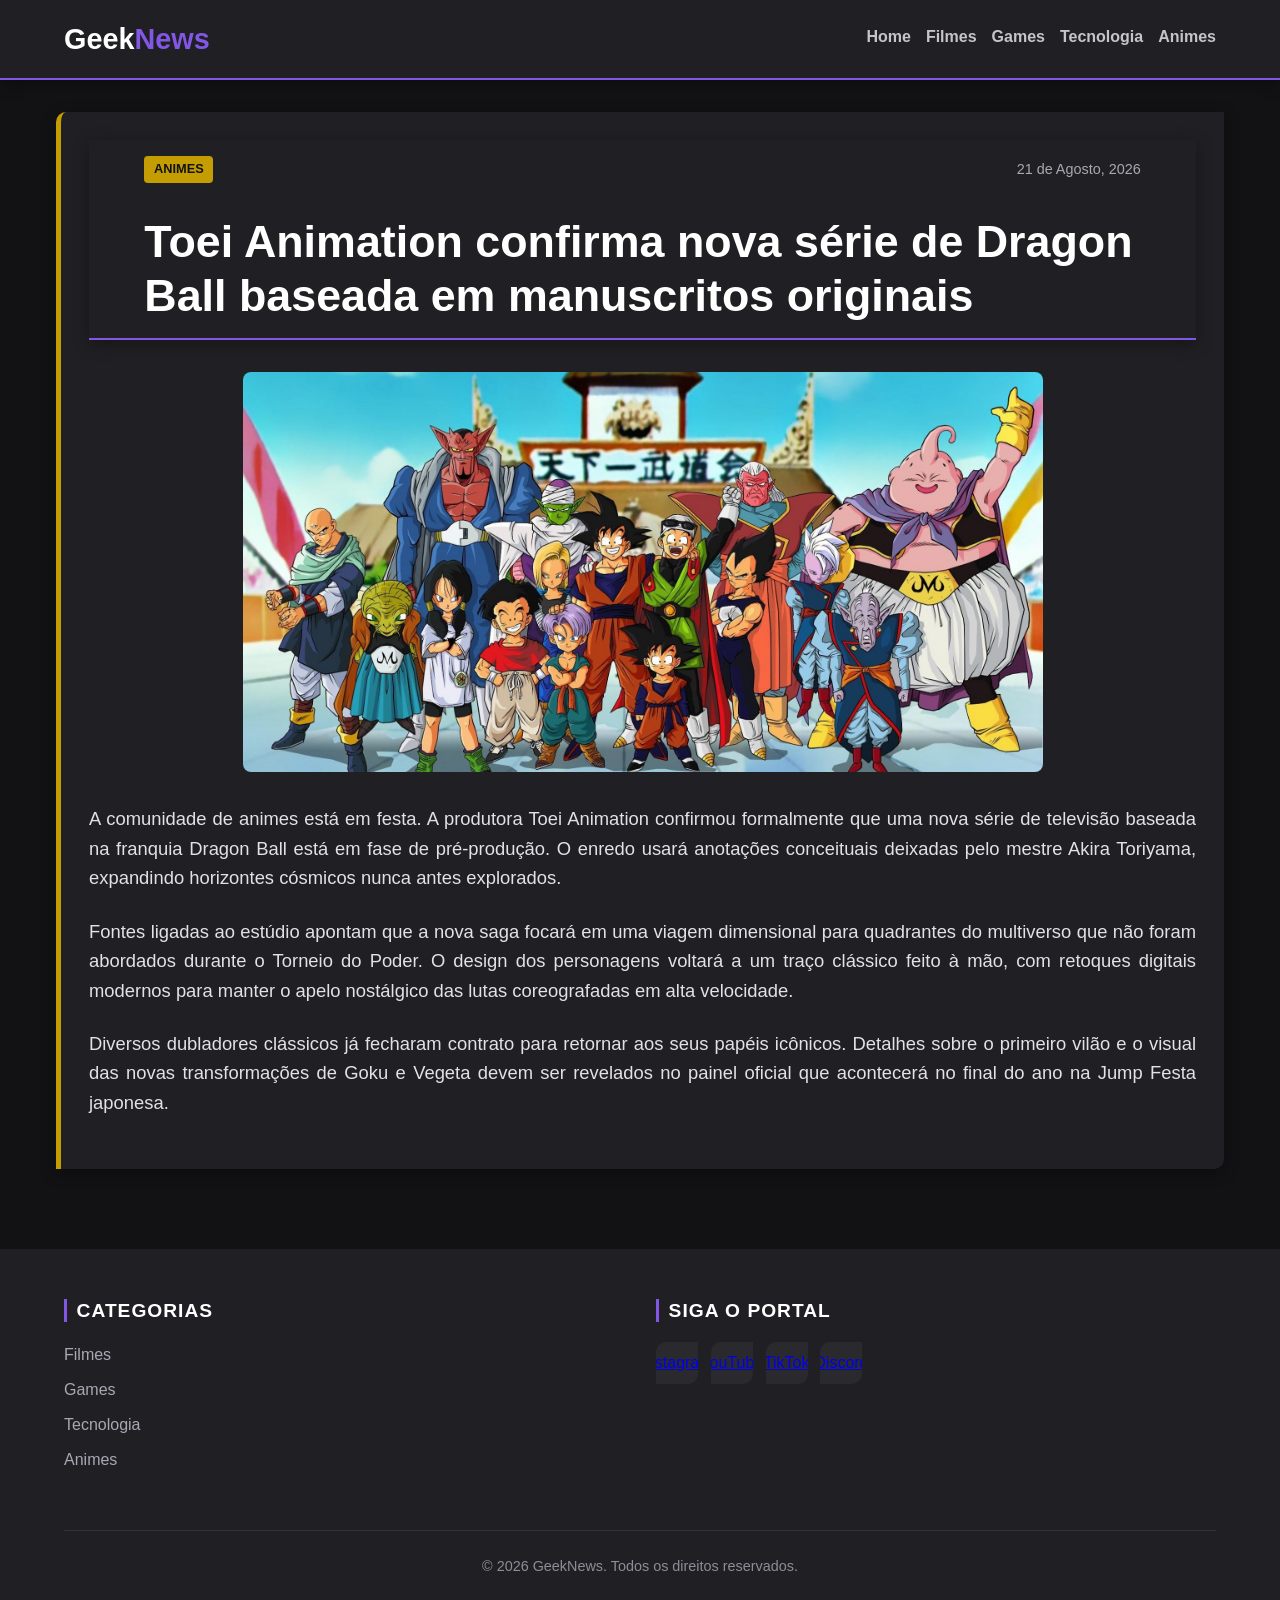
<file: noticia_dragonball.html>
<!DOCTYPE html>
<html lang="pt-BR">

<head>
    <meta charset="UTF-8">
    <meta name="viewport" content="width=device-width, initial-scale=1.0">
    <title>Nova saga de Dragon Ball anunciada para TV - GeekNews</title>
    <link rel="stylesheet" href="style.css">
</head>

<body>
    <header>
        <div class="logo"><a href="index.html">Geek<span>News</span></a></div>
            <nav>
                <a href="index.html" class="nav-home">Home</a> 
                <a href="filmes.html" class="nav-filmes">Filmes</a>
                <a href="games.html" class="nav-games">Games</a>
                <a href="tecnologia.html" class="nav-tecnologia">Tecnologia</a>
                <a href="animes.html" class="nav-animes">Animes</a>
            </nav>
    </header>

    <main class="container">
        <article class="noticia-completa animes">
            <header class="noticia-header">
                <span class="tag">ANIMES</span>
                <time datetime="2026-08-21" class="data">21 de Agosto, 2026</time>
                <h1 class="titulo">Toei Animation confirma nova série de Dragon Ball baseada em manuscritos originais
                </h1>
            </header>

            <!-- Imagem oficial centralizada na página da notícia de Dragon Ball -->
            <img src="img/dragon-ball.jpg" alt="Guerreiros Z reunidos no Torneio de Artes Marciais da saga de Majin Buu"
                class="noticia-imagem-topo"
                style="height: 400px; margin: 2rem auto; border-radius: 8px; display: block; object-fit: cover; width: 100%;">


            <div class="conteudo-noticia">
                <p>A comunidade de animes está em festa. A produtora Toei Animation confirmou formalmente que uma nova
                    série de televisão baseada na franquia Dragon Ball está em fase de pré-produção. O enredo usará
                    anotações conceituais deixadas pelo mestre Akira Toriyama, expandindo horizontes cósmicos nunca
                    antes explorados.</p>

                <p>Fontes ligadas ao estúdio apontam que a nova saga focará em uma viagem dimensional para quadrantes do
                    multiverso que não foram abordados durante o Torneio do Poder. O design dos personagens voltará a um
                    traço clássico feito à mão, com retoques digitais modernos para manter o apelo nostálgico das lutas
                    coreografadas em alta velocidade.</p>

                <p>Diversos dubladores clássicos já fecharam contrato para retornar aos seus papéis icônicos. Detalhes
                    sobre o primeiro vilão e o visual das novas transformações de Goku e Vegeta devem ser revelados no
                    painel oficial que acontecerá no final do ano na Jump Festa japonesa.</p>
            </div>
        </article>
    </main>

    <footer>
        <div class="footer-container">
            <!-- Coluna 1: Links de Navegação (Sem o Home) -->
            <div class="footer-col">
                <h4>Categorias</h4>
                <ul>
                    <li><a href="filmes.html">Filmes</a></li>
                    <li><a href="games.html">Games</a></li>
                    <li><a href="tecnologia.html">Tecnologia</a></li>
                    <li><a href="animes.html">Animes</a></li>
                </ul>
            </div>

            <!-- Coluna 2: Redes Sociais Fictícias -->
            <div class="footer-col">
                <h4>Siga o Portal</h4>
                <div class="social-links">
                    <a href="#" class="social-btn instagram">Instagram</a>
                    <a href="#" class="social-btn youtube">YouTube</a>
                    <a href="#" class="social-btn tiktok">TikTok</a>
                    <a href="#" class="social-btn discord">Discord</a>
                </div>
            </div>
        </div>
        
        <!-- Linha de Direitos Autorais -->
        <div class="footer-bottom">
            <p>&copy; 2026 GeekNews. Todos os direitos reservados.</p>
        </div>
    </footer>
    
</body>

</html>
</file>
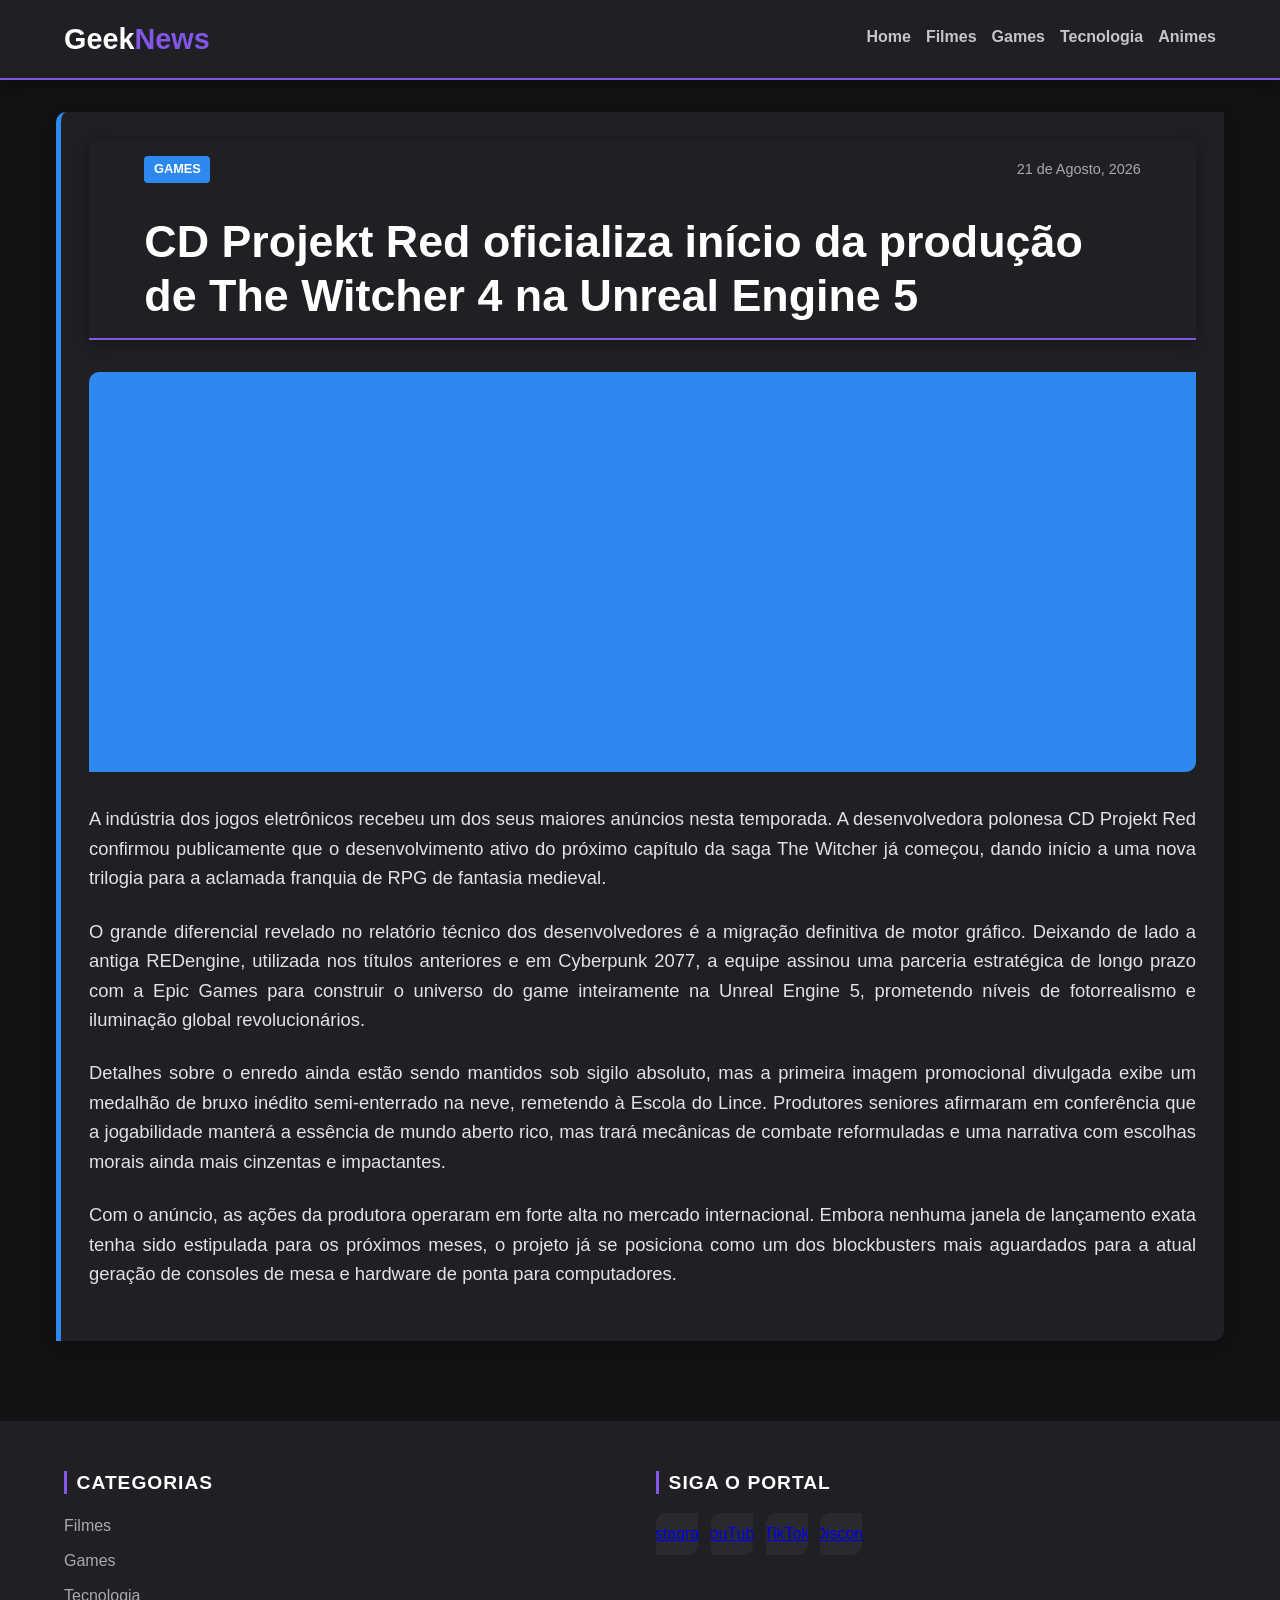
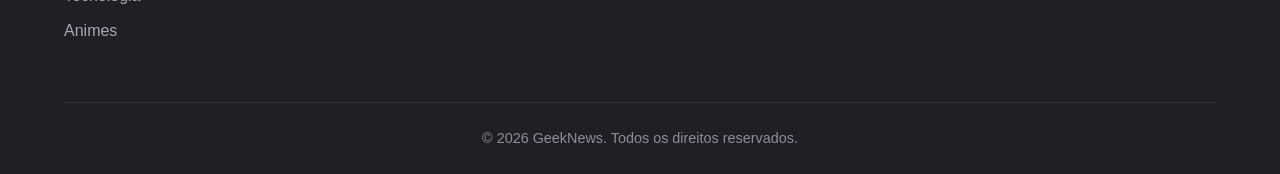
<file: noticia_games1.html>
<!DOCTYPE html>
<html lang="pt-BR">
<head>
    <meta charset="UTF-8">
    <meta name="viewport" content="width=device-width, initial-scale=1.0">
    <title>The Witcher 4 anunciado oficialmente - GeekNews</title>
    <link rel="stylesheet" href="style.css">
</head>
<body>
    <div class="super-bar"></div>
    <header>
        <div class="logo"><a href="index.html">Geek<span>News</span></a></div>
        <nav>
            <a href="index.html">Home</a>
            <a href="filmes.html" class="nav-filmes">Filmes</a>
            <a href="games.html" class="nav-games">Games</a>
            <a href="tecnologia.html" class="nav-tecnologia">Tecnologia</a>
            <a href="animes.html" class="nav-animes">Animes</a>
        </nav>
    </header>

    <main class="container">
        <!-- Classe games aplicada para acender a borda esquerda e a tag em AZUL -->
        <article class="noticia-completa games">
            <header class="noticia-header">
                <span class="tag">GAMES</span>
                <time datetime="2026-08-21" class="data">21 de Agosto, 2026</time>
                <h1 class="titulo">CD Projekt Red oficializa início da produção de The Witcher 4 na Unreal Engine 5</h1>
            </header>

            <!-- Espaço centralizado para a imagem que você pode adicionar depois -->
            <div class="card-img games" style="height: 400px; margin: 2rem auto; border-radius: var(--curvatura); display: block; background-color: var(--cor-games);"></div>

            <div class="conteudo-noticia">
                <p>A indústria dos jogos eletrônicos recebeu um dos seus maiores anúncios nesta temporada. A desenvolvedora polonesa CD Projekt Red confirmou publicamente que o desenvolvimento ativo do próximo capítulo da saga The Witcher já começou, dando início a uma nova trilogia para a aclamada franquia de RPG de fantasia medieval.</p>

                <p>O grande diferencial revelado no relatório técnico dos desenvolvedores é a migração definitiva de motor gráfico. Deixando de lado a antiga REDengine, utilizada nos títulos anteriores e em Cyberpunk 2077, a equipe assinou uma parceria estratégica de longo prazo com a Epic Games para construir o universo do game inteiramente na Unreal Engine 5, prometendo níveis de fotorrealismo e iluminação global revolucionários.</p>

                <p>Detalhes sobre o enredo ainda estão sendo mantidos sob sigilo absoluto, mas a primeira imagem promocional divulgada exibe um medalhão de bruxo inédito semi-enterrado na neve, remetendo à Escola do Lince. Produtores seniores afirmaram em conferência que a jogabilidade manterá a essência de mundo aberto rico, mas trará mecânicas de combate reformuladas e uma narrativa com escolhas morais ainda mais cinzentas e impactantes.</p>

                <p>Com o anúncio, as ações da produtora operaram em forte alta no mercado internacional. Embora nenhuma janela de lançamento exata tenha sido estipulada para os próximos meses, o projeto já se posiciona como um dos blockbusters mais aguardados para a atual geração de consoles de mesa e hardware de ponta para computadores.</p>
            </div>
        </article>
    </main>

    <footer>
        <div class="footer-container">
            <div class="footer-col">
                <h4>Categorias</h4>
                <ul>
                    <li><a href="filmes.html">Filmes</a></li>
                    <li><a href="games.html">Games</a></li>
                    <li><a href="tecnologia.html">Tecnologia</a></li>
                    <li><a href="animes.html">Animes</a></li>
                </ul>
            </div>
            <div class="footer-col">
                <h4>Siga o Portal</h4>
                <div class="social-links">
                    <a href="#" class="social-btn instagram">Instagram</a>
                    <a href="#" class="social-btn youtube">YouTube</a>
                    <a href="#" class="social-btn tiktok">TikTok</a>
                    <a href="#" class="social-btn discord">Discord</a>
                </div>
            </div>
        </div>
        <div class="footer-bottom">
            <p>&copy; 2026 GeekNews. Todos os direitos reservados.</p>
        </div>
    </footer>
</body>
</html>
</file>
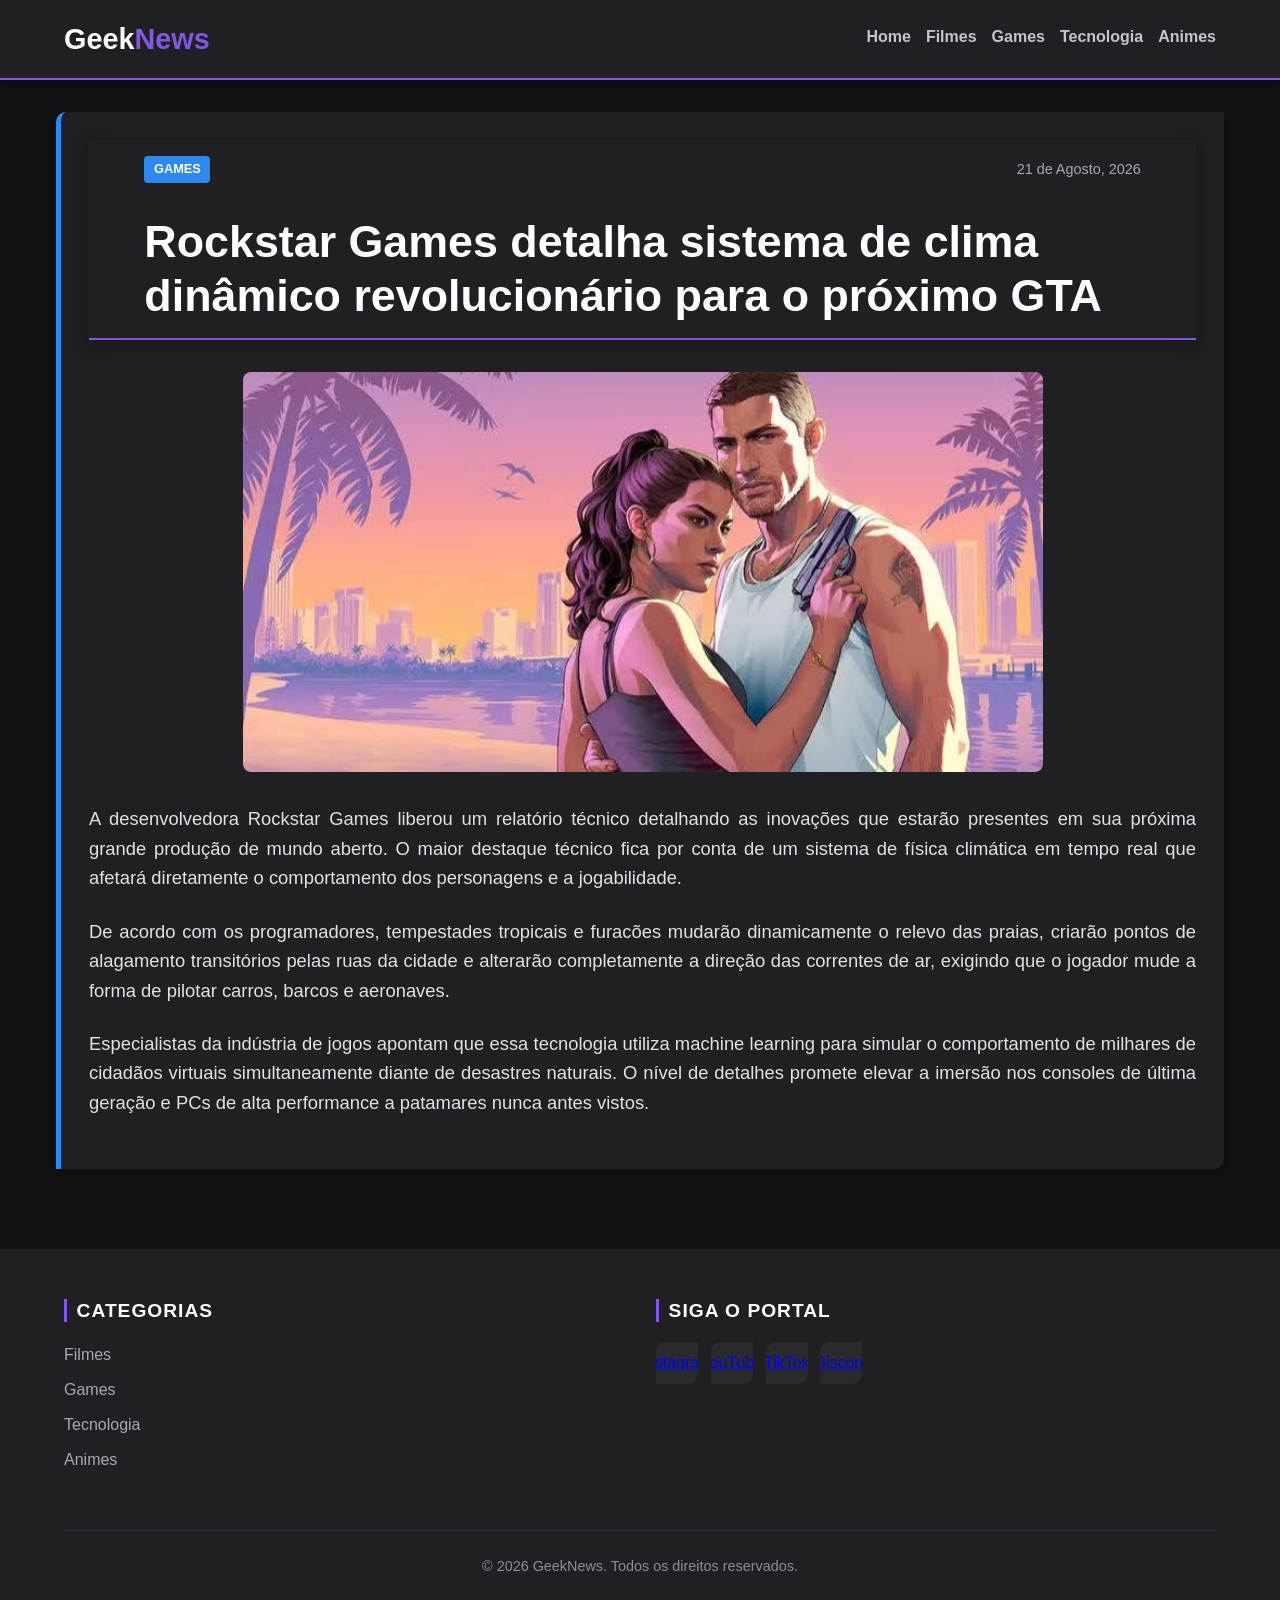
<file: noticia_games2.html>
<!DOCTYPE html>
<html lang="pt-BR">

<head>
    <meta charset="UTF-8">
    <meta name="viewport" content="width=device-width, initial-scale=1.0">
    <title>GTA 6 bate novos recordes de realismo - GeekNews</title>
    <link rel="stylesheet" href="style.css">
</head>

<body>
    <header>
        <div class="logo"><a href="index.html">Geek<span>News</span></a></div>
            <nav>
                <a href="index.html" class="nav-home">Home</a> 
                <a href="filmes.html" class="nav-filmes">Filmes</a>
                <a href="games.html" class="nav-games">Games</a>
                <a href="tecnologia.html" class="nav-tecnologia">Tecnologia</a>
                <a href="animes.html" class="nav-animes">Animes</a>
            </nav>
    </header>

    <main class="container">
        <article class="noticia-completa games">
            <header class="noticia-header">
                <span class="tag">GAMES</span>
                <time datetime="2026-08-21" class="data">21 de Agosto, 2026</time>
                <h1 class="titulo">Rockstar Games detalha sistema de clima dinâmico revolucionário para o próximo GTA
                </h1>
            </header>

            <img src="img/gta.jpg" alt="Lucia e Jason abraçados com o visual de Vice City ao fundo no pôr do sol"
                class="noticia-imagem-topo"
                style="height: 400px; margin: 2rem auto; border-radius: 8px; display: block; object-fit: cover; width: 100%;">

            <div class="conteudo-noticia">
                <p>A desenvolvedora Rockstar Games liberou um relatório técnico detalhando as inovações que estarão
                    presentes em sua próxima grande produção de mundo aberto. O maior destaque técnico fica por conta de
                    um sistema de física climática em tempo real que afetará diretamente o comportamento dos personagens
                    e a jogabilidade.</p>

                <p>De acordo com os programadores, tempestades tropicais e furacões mudarão dinamicamente o relevo das
                    praias, criarão pontos de alagamento transitórios pelas ruas da cidade e alterarão completamente a
                    direção das correntes de ar, exigindo que o jogador mude a forma de pilotar carros, barcos e
                    aeronaves.</p>

                <p>Especialistas da indústria de jogos apontam que essa tecnologia utiliza machine learning para simular
                    o comportamento de milhares de cidadãos virtuais simultaneamente diante de desastres naturais. O
                    nível de detalhes promete elevar a imersão nos consoles de última geração e PCs de alta performance
                    a patamares nunca antes vistos.</p>
            </div>
        </article>
    </main>

    <footer>
        <div class="footer-container">
            <!-- Coluna 1: Links de Navegação (Sem o Home) -->
            <div class="footer-col">
                <h4>Categorias</h4>
                <ul>
                    <li><a href="filmes.html">Filmes</a></li>
                    <li><a href="games.html">Games</a></li>
                    <li><a href="tecnologia.html">Tecnologia</a></li>
                    <li><a href="animes.html">Animes</a></li>
                </ul>
            </div>

            <!-- Coluna 2: Redes Sociais Fictícias -->
            <div class="footer-col">
                <h4>Siga o Portal</h4>
                <div class="social-links">
                    <a href="#" class="social-btn instagram">Instagram</a>
                    <a href="#" class="social-btn youtube">YouTube</a>
                    <a href="#" class="social-btn tiktok">TikTok</a>
                    <a href="#" class="social-btn discord">Discord</a>
                </div>
            </div>
        </div>
        
        <!-- Linha de Direitos Autorais -->
        <div class="footer-bottom">
            <p>&copy; 2026 GeekNews. Todos os direitos reservados.</p>
        </div>
    </footer>
    
</body>

</html>
</file>
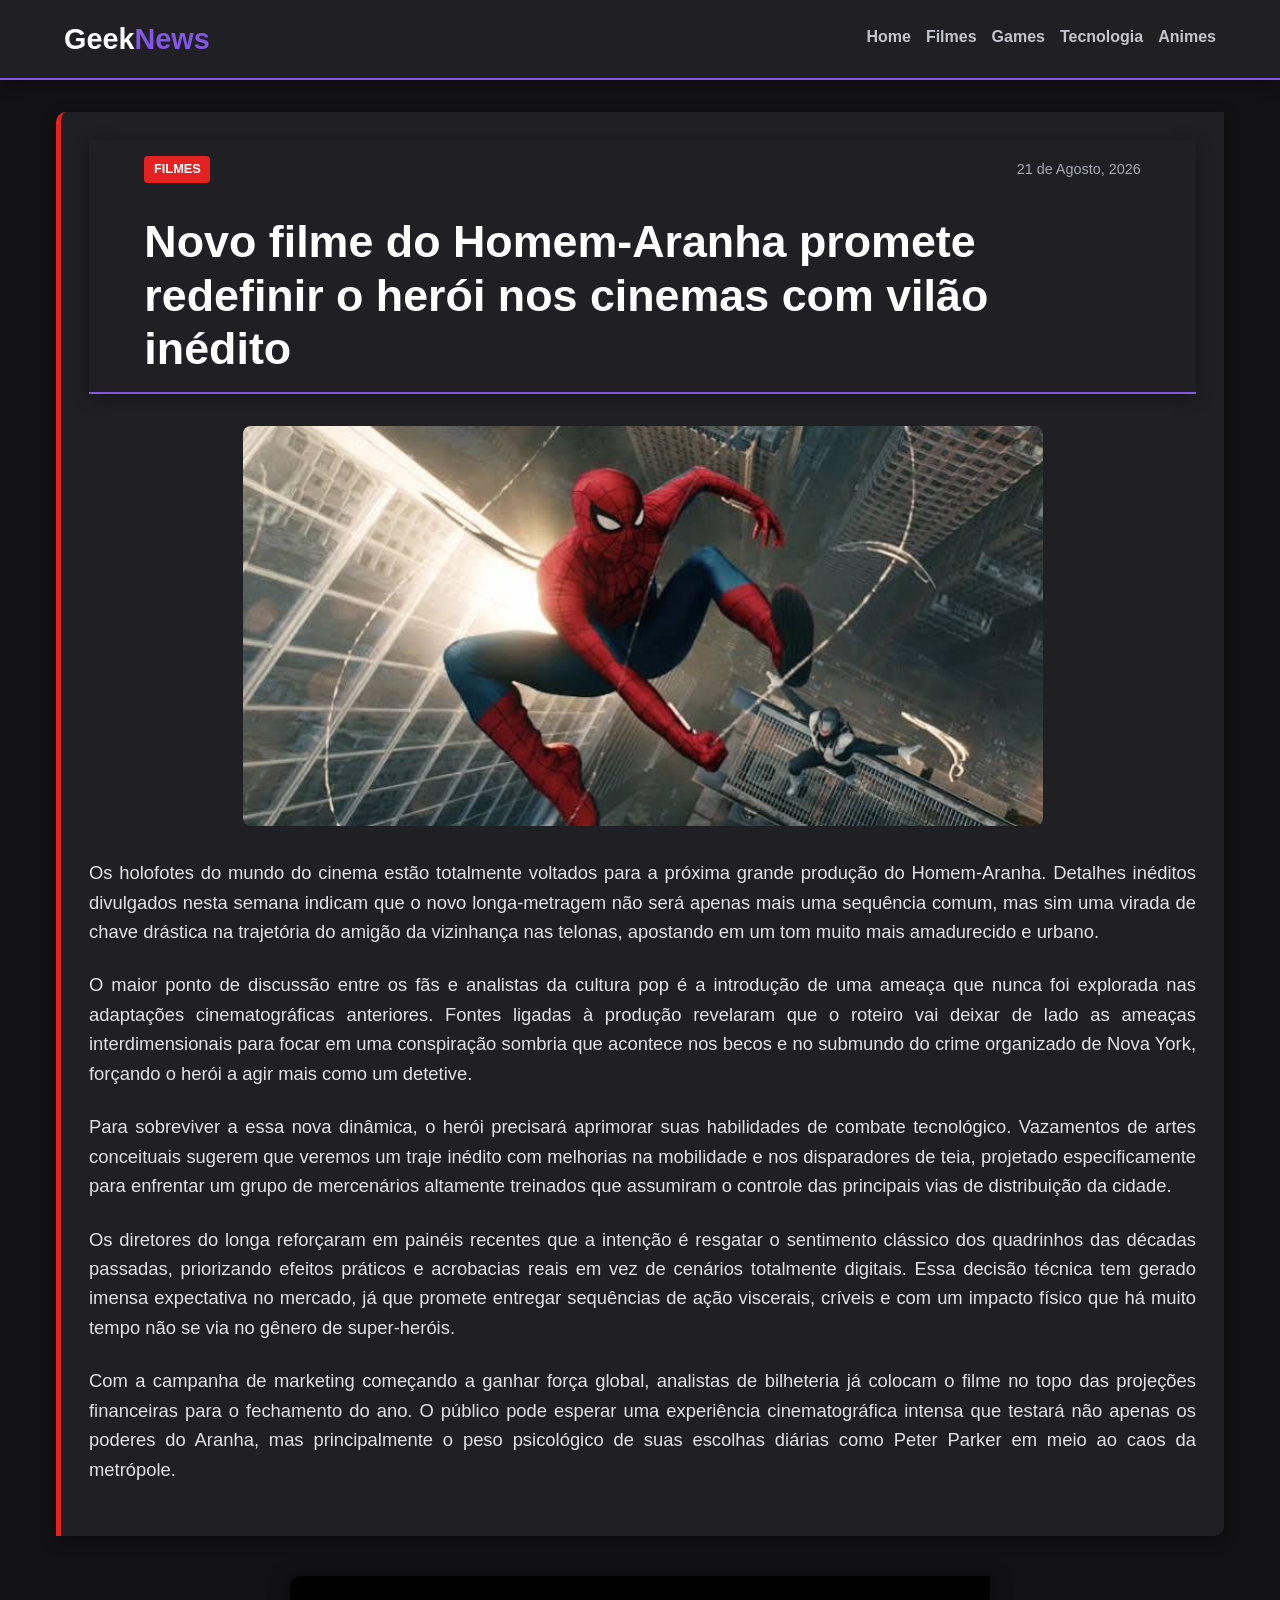
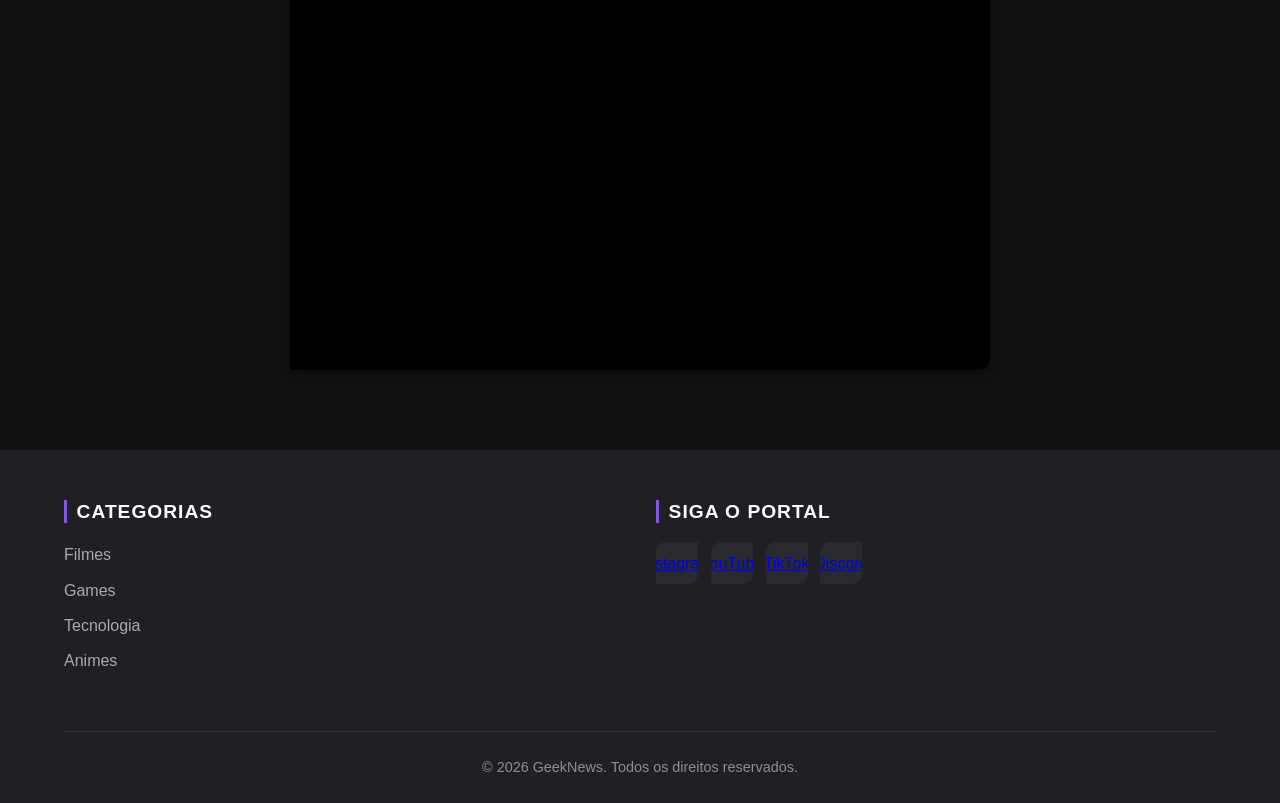
<file: noticia_homem_aranha.html>
<!DOCTYPE html>
<html lang="pt-BR">

<head>
    <meta charset="UTF-8">
    <meta name="viewport" content="width=device-width, initial-scale=1.0">
    <title>Novo filme do Homem-Aranha quebra recordes - GeekNews</title>
    <link rel="stylesheet" href="style.css">
</head>

<body>
    <header>
        <div class="logo"><a href="index.html">Geek<span>News</span></a></div>
            <nav>
                <a href="index.html" class="nav-home">Home</a> 
                <a href="filmes.html" class="nav-filmes">Filmes</a>
                <a href="games.html" class="nav-games">Games</a>
                <a href="tecnologia.html" class="nav-tecnologia">Tecnologia</a>
                <a href="animes.html" class="nav-animes">Animes</a>
            </nav>
    </header>

    <main class="container">
        <article class="noticia-completa filmes">
            <header class="noticia-header">
                <span class="tag">FILMES</span>
                <time datetime="2026-08-21" class="data">21 de Agosto, 2026</time>
                <h1 class="titulo">Novo filme do Homem-Aranha promete redefinir o herói nos cinemas com vilão inédito
                </h1>
            </header>

            <img src="img/aranha.jpg" alt="Homem-Aranha saltando entre os prédios de Nova York no novo filme"
                class="noticia-imagem-topo"
                style="height: 400px; margin: 2rem auto; border-radius: 8px; display: block; object-fit: cover; width: 100%;">


            <div class="conteudo-noticia">
                <p>Os holofotes do mundo do cinema estão totalmente voltados para a próxima grande produção do
                    Homem-Aranha. Detalhes inéditos divulgados nesta semana indicam que o novo longa-metragem não será
                    apenas mais uma sequência comum, mas sim uma virada de chave drástica na trajetória do amigão da
                    vizinhança nas telonas, apostando em um tom muito mais amadurecido e urbano.</p>

                <p>O maior ponto de discussão entre os fãs e analistas da cultura pop é a introdução de uma ameaça que
                    nunca foi explorada nas adaptações cinematográficas anteriores. Fontes ligadas à produção revelaram
                    que o roteiro vai deixar de lado as ameaças interdimensionais para focar em uma conspiração sombria
                    que acontece nos becos e no submundo do crime organizado de Nova York, forçando o herói a agir mais
                    como um detetive.</p>

                <p>Para sobreviver a essa nova dinâmica, o herói precisará aprimorar suas habilidades de combate
                    tecnológico. Vazamentos de artes conceituais sugerem que veremos um traje inédito com melhorias na
                    mobilidade e nos disparadores de teia, projetado especificamente para enfrentar um grupo de
                    mercenários altamente treinados que assumiram o controle das principais vias de distribuição da
                    cidade.</p>

                <p>Os diretores do longa reforçaram em painéis recentes que a intenção é resgatar o sentimento clássico
                    dos quadrinhos das décadas passadas, priorizando efeitos práticos e acrobacias reais em vez de
                    cenários totalmente digitais. Essa decisão técnica tem gerado imensa expectativa no mercado, já que
                    promete entregar sequências de ação viscerais, críveis e com um impacto físico que há muito tempo
                    não se via no gênero de super-heróis.</p>

                <p>Com a campanha de marketing começando a ganhar força global, analistas de bilheteria já colocam o
                    filme no topo das projeções financeiras para o fechamento do ano. O público pode esperar uma
                    experiência cinematográfica intensa que testará não apenas os poderes do Aranha, mas principalmente
                    o peso psicológico de suas escolhas diárias como Peter Parker em meio ao caos da metrópole.</p>
            </div>
        </article>

        <div class="video-container">
            <iframe width="640" height="315" src="https://www.youtube.com/embed/PlulyWs1kS4?si=EYwT1aX2zBa-P6fx"
                title="Homem-Aranha - Trailer Oficial"
                allow="accelerometer; autoplay; clipboard-write; encrypted-media; gyroscope; picture-in-picture; web-share"
                referrerpolicy="strict-origin-when-cross-origin" allowfullscreen>
            </iframe>
        </div>
        
    </main>

    <footer>
        <div class="footer-container">
            <!-- Coluna 1: Links de Navegação (Sem o Home) -->
            <div class="footer-col">
                <h4>Categorias</h4>
                <ul>
                    <li><a href="filmes.html">Filmes</a></li>
                    <li><a href="games.html">Games</a></li>
                    <li><a href="tecnologia.html">Tecnologia</a></li>
                    <li><a href="animes.html">Animes</a></li>
                </ul>
            </div>

            <!-- Coluna 2: Redes Sociais Fictícias -->
            <div class="footer-col">
                <h4>Siga o Portal</h4>
                <div class="social-links">
                    <a href="#" class="social-btn instagram">Instagram</a>
                    <a href="#" class="social-btn youtube">YouTube</a>
                    <a href="#" class="social-btn tiktok">TikTok</a>
                    <a href="#" class="social-btn discord">Discord</a>
                </div>
            </div>
        </div>

        <!-- Linha de Direitos Autorais -->
        <div class="footer-bottom">
            <p>&copy; 2026 GeekNews. Todos os direitos reservados.</p>
        </div>
    </footer>

</body>

</html>
</file>
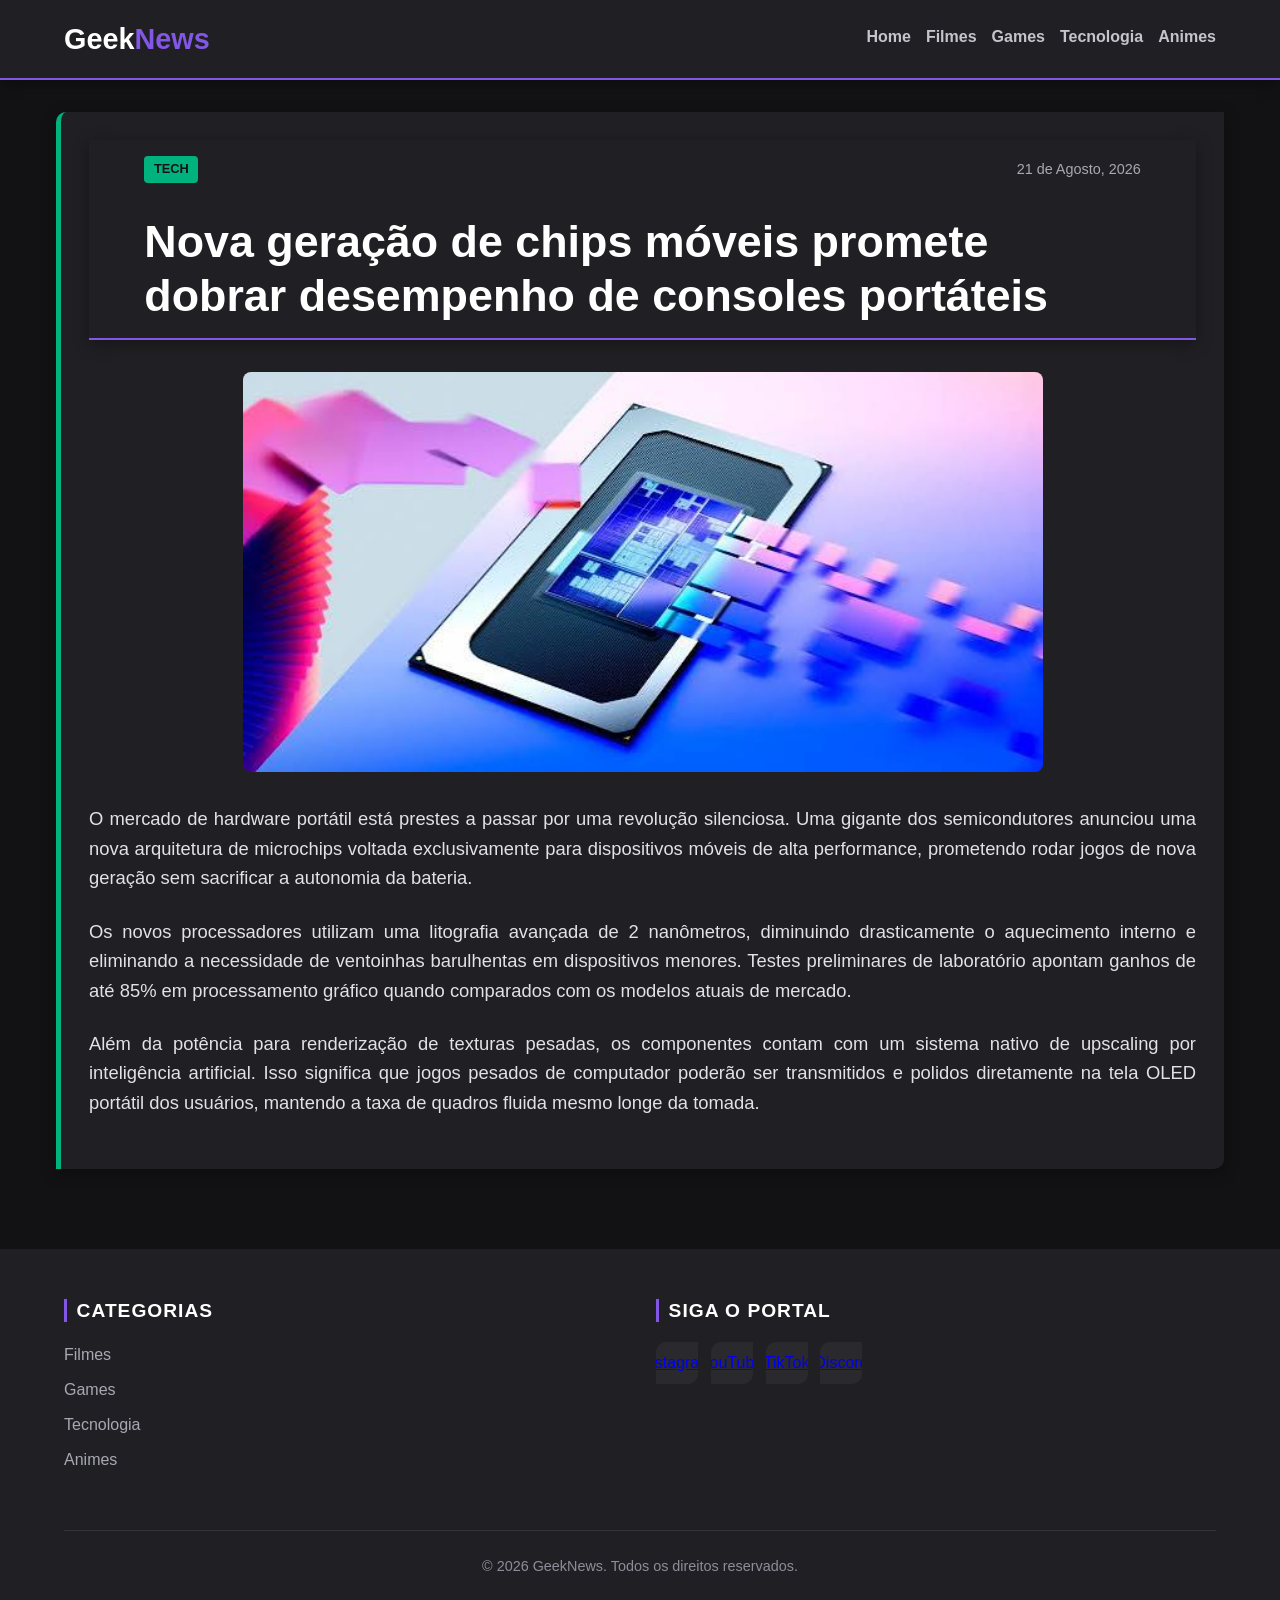
<file: noticia_portateis.html>
<!DOCTYPE html>
<html lang="pt-BR">

<head>
    <meta charset="UTF-8">
    <meta name="viewport" content="width=device-width, initial-scale=1.0">
    <title>Consoles portáteis ganham novas telas - GeekNews</title>
    <link rel="stylesheet" href="style.css">
</head>

<body>
    <header>
        <div class="logo"><a href="index.html">Geek<span>News</span></a></div>
            <nav>
                <a href="index.html" class="nav-home">Home</a> 
                <a href="filmes.html" class="nav-filmes">Filmes</a>
                <a href="games.html" class="nav-games">Games</a>
                <a href="tecnologia.html" class="nav-tecnologia">Tecnologia</a>
                <a href="animes.html" class="nav-animes">Animes</a>
            </nav>
    </header>

    <main class="container">
        <article class="noticia-completa tecnologia">
            <header class="noticia-header">
                <span class="tag">TECH</span>
                <time datetime="2026-08-21" class="data">21 de Agosto, 2026</time>
                <h1 class="titulo">Nova geração de chips móveis promete dobrar desempenho de consoles portáteis</h1>
            </header>

            <img src="img/portateis.jpg" alt="Novo console portátil rodando jogos pesados de PC via streaming de dados"
                class="noticia-imagem-topo"
                style="height: 400px; margin: 2rem auto; border-radius: 8px; display: block; object-fit: cover; width: 100%;">


            <div class="conteudo-noticia">
                <p>O mercado de hardware portátil está prestes a passar por uma revolução silenciosa. Uma gigante dos
                    semicondutores anunciou uma nova arquitetura de microchips voltada exclusivamente para dispositivos
                    móveis de alta performance, prometendo rodar jogos de nova geração sem sacrificar a autonomia da
                    bateria.</p>

                <p>Os novos processadores utilizam uma litografia avançada de 2 nanômetros, diminuindo drasticamente o
                    aquecimento interno e eliminando a necessidade de ventoinhas barulhentas em dispositivos menores.
                    Testes preliminares de laboratório apontam ganhos de até 85% em processamento gráfico quando
                    comparados com os modelos atuais de mercado.</p>

                <p>Além da potência para renderização de texturas pesadas, os componentes contam com um sistema nativo
                    de upscaling por inteligência artificial. Isso significa que jogos pesados de computador poderão ser
                    transmitidos e polidos diretamente na tela OLED portátil dos usuários, mantendo a taxa de quadros
                    fluida mesmo longe da tomada.</p>
            </div>
        </article>
    </main>

    <footer>
        <div class="footer-container">
            <!-- Coluna 1: Links de Navegação (Sem o Home) -->
            <div class="footer-col">
                <h4>Categorias</h4>
                <ul>
                    <li><a href="filmes.html">Filmes</a></li>
                    <li><a href="games.html">Games</a></li>
                    <li><a href="tecnologia.html">Tecnologia</a></li>
                    <li><a href="animes.html">Animes</a></li>
                </ul>
            </div>

            <!-- Coluna 2: Redes Sociais Fictícias -->
            <div class="footer-col">
                <h4>Siga o Portal</h4>
                <div class="social-links">
                    <a href="#" class="social-btn instagram">Instagram</a>
                    <a href="#" class="social-btn youtube">YouTube</a>
                    <a href="#" class="social-btn tiktok">TikTok</a>
                    <a href="#" class="social-btn discord">Discord</a>
                </div>
            </div>
        </div>
        
        <!-- Linha de Direitos Autorais -->
        <div class="footer-bottom">
            <p>&copy; 2026 GeekNews. Todos os direitos reservados.</p>
        </div>
    </footer>
    
</body>

</html>
</file>
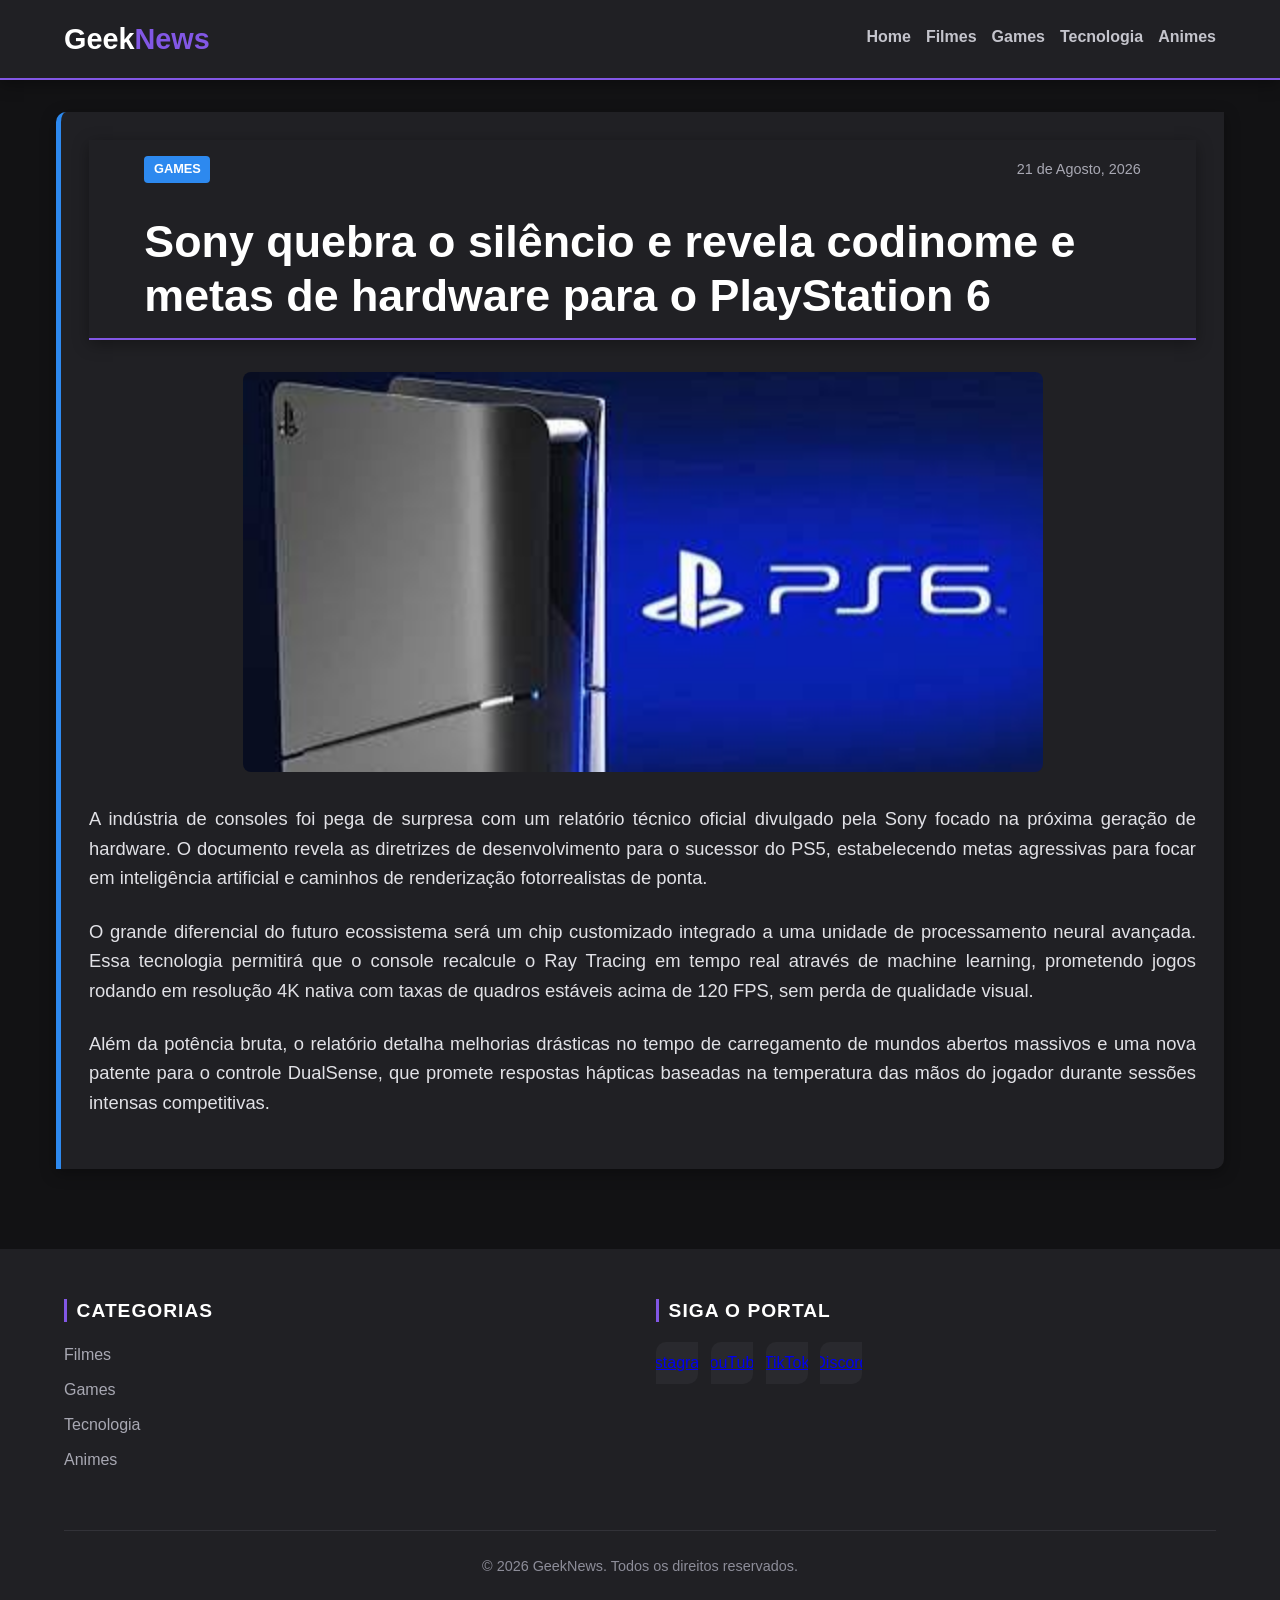
<file: noticia_ps6.html>
<!DOCTYPE html>
<html lang="pt-BR">

<head>
    <meta charset="UTF-8">
    <meta name="viewport" content="width=device-width, initial-scale=1.0">
    <title>Sony revela os primeiros detalhes do PlayStation 6 - GeekNews</title>
    <link rel="stylesheet" href="style.css">
</head>

<body>
    <header>
        <div class="logo"><a href="index.html">Geek<span>News</span></a></div>
            <nav>
                <a href="index.html" class="nav-home">Home</a> 
                <a href="filmes.html" class="nav-filmes">Filmes</a>
                <a href="games.html" class="nav-games">Games</a>
                <a href="tecnologia.html" class="nav-tecnologia">Tecnologia</a>
                <a href="animes.html" class="nav-animes">Animes</a>
            </nav>
    </header>

    <main class="container">
        <article class="noticia-completa games">
            <header class="noticia-header">
                <span class="tag">GAMES</span>
                <time datetime="2026-08-21" class="data">21 de Agosto, 2026</time>
                <h1 class="titulo">Sony quebra o silêncio e revela codinome e metas de hardware para o PlayStation 6
                </h1>
            </header>

            <img src="img/ps6.jpg"
                alt="Conceito visual do console PlayStation 6 com logotipo ao lado sobre um fundo azul"
                class="noticia-imagem-topo"
                style="height: 400px; margin: 2rem auto; border-radius: 8px; display: block; object-fit: cover; width: 100%;">


            <div class="conteudo-noticia">
                <p>A indústria de consoles foi pega de surpresa com um relatório técnico oficial divulgado pela Sony
                    focado na próxima geração de hardware. O documento revela as diretrizes de desenvolvimento para o
                    sucessor do PS5, estabelecendo metas agressivas para focar em inteligência artificial e caminhos de
                    renderização fotorrealistas de ponta.</p>

                <p>O grande diferencial do futuro ecossistema será um chip customizado integrado a uma unidade de
                    processamento neural avançada. Essa tecnologia permitirá que o console recalcule o Ray Tracing em
                    tempo real através de machine learning, prometendo jogos rodando em resolução 4K nativa com taxas de
                    quadros estáveis acima de 120 FPS, sem perda de qualidade visual.</p>

                <p>Além da potência bruta, o relatório detalha melhorias drásticas no tempo de carregamento de mundos
                    abertos massivos e uma nova patente para o controle DualSense, que promete respostas hápticas
                    baseadas na temperatura das mãos do jogador durante sessões intensas competitivas.</p>
            </div>
        </article>
    </main>

    <footer>
        <div class="footer-container">
            <!-- Coluna 1: Links de Navegação (Sem o Home) -->
            <div class="footer-col">
                <h4>Categorias</h4>
                <ul>
                    <li><a href="filmes.html">Filmes</a></li>
                    <li><a href="games.html">Games</a></li>
                    <li><a href="tecnologia.html">Tecnologia</a></li>
                    <li><a href="animes.html">Animes</a></li>
                </ul>
            </div>

            <!-- Coluna 2: Redes Sociais Fictícias -->
            <div class="footer-col">
                <h4>Siga o Portal</h4>
                <div class="social-links">
                    <a href="#" class="social-btn instagram">Instagram</a>
                    <a href="#" class="social-btn youtube">YouTube</a>
                    <a href="#" class="social-btn tiktok">TikTok</a>
                    <a href="#" class="social-btn discord">Discord</a>
                </div>
            </div>
        </div>
        
        <!-- Linha de Direitos Autorais -->
        <div class="footer-bottom">
            <p>&copy; 2026 GeekNews. Todos os direitos reservados.</p>
        </div>
    </footer>
    
</body>

</html>
</file>
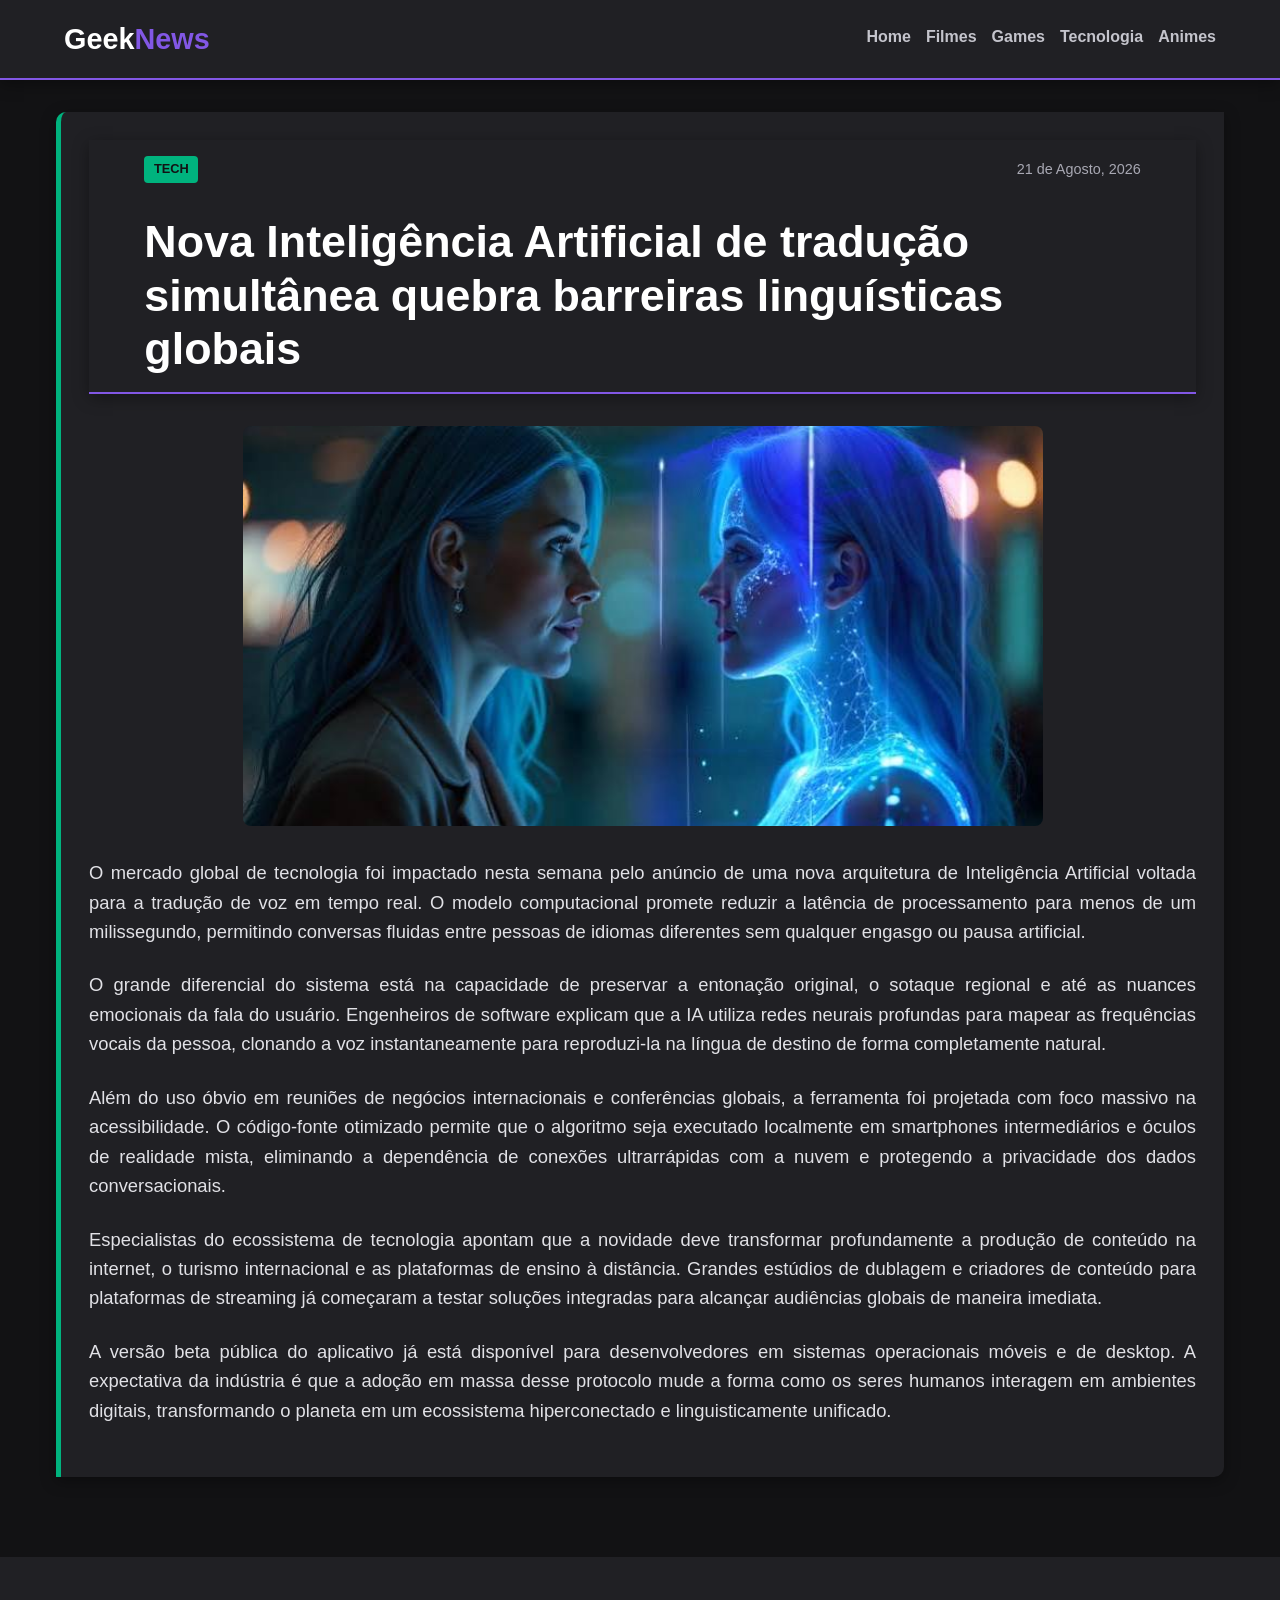
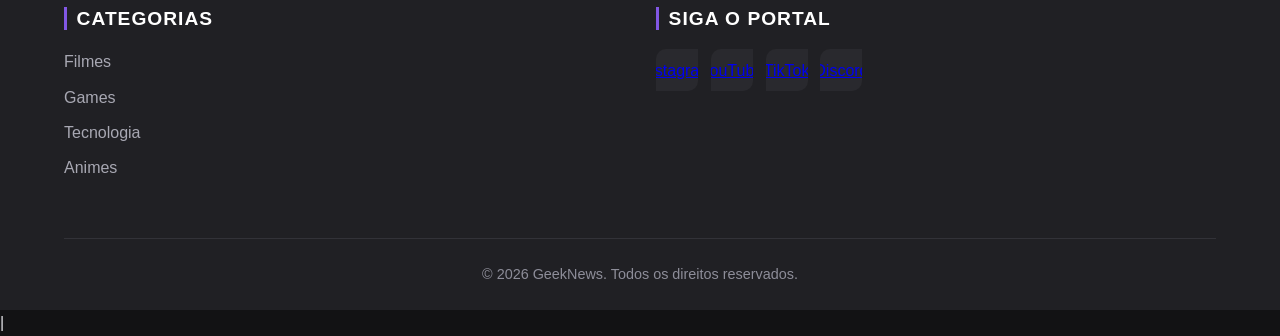
<file: noticia_tecnologia.html>
<!DOCTYPE html>
<html lang="pt-BR">

<head>
    <meta charset="UTF-8">
    <meta name="viewport" content="width=device-width, initial-scale=1.0">
    <title>Nova IA de tradução simultânea revoluciona comunicação - GeekNews</title>
    <link rel="stylesheet" href="style.css">
</head>

<body>
    <header>
        <div class="logo"><a href="index.html">Geek<span>News</span></a></div>
            <nav>
                <a href="index.html" class="nav-home">Home</a> 
                <a href="filmes.html" class="nav-filmes">Filmes</a>
                <a href="games.html" class="nav-games">Games</a>
                <a href="tecnologia.html" class="nav-tecnologia">Tecnologia</a>
                <a href="animes.html" class="nav-animes">Animes</a>
            </nav>
    </header>

    <main class="container">
        <article class="noticia-completa tecnologia">
            <header class="noticia-header">
                <span class="tag">TECH</span>
                <time datetime="2026-08-21" class="data">21 de Agosto, 2026</time>
                <h1 class="titulo">Nova Inteligência Artificial de tradução simultânea quebra barreiras linguísticas
                    globais</h1>
            </header>

            <img src="img/tecnologia.jpg"
                alt="Interface digital futurista representando inteligência artificial e tradução em tempo real"
                class="noticia-imagem-topo"
                style="height: 400px; margin: 2rem auto; border-radius: 8px; display: block; object-fit: cover; width: 100%;">

            <div class="conteudo-noticia">
                <p>O mercado global de tecnologia foi impactado nesta semana pelo anúncio de uma nova arquitetura de
                    Inteligência Artificial voltada para a tradução de voz em tempo real. O modelo computacional promete
                    reduzir a latência de processamento para menos de um milissegundo, permitindo conversas fluidas
                    entre pessoas de idiomas diferentes sem qualquer engasgo ou pausa artificial.</p>

                <p>O grande diferencial do sistema está na capacidade de preservar a entonação original, o sotaque
                    regional e até as nuances emocionais da fala do usuário. Engenheiros de software explicam que a IA
                    utiliza redes neurais profundas para mapear as frequências vocais da pessoa, clonando a voz
                    instantaneamente para reproduzi-la na língua de destino de forma completamente natural.</p>

                <p>Além do uso óbvio em reuniões de negócios internacionais e conferências globais, a ferramenta foi
                    projetada com foco massivo na acessibilidade. O código-fonte otimizado permite que o algoritmo seja
                    executado localmente em smartphones intermediários e óculos de realidade mista, eliminando a
                    dependência de conexões ultrarrápidas com a nuvem e protegendo a privacidade dos dados
                    conversacionais.</p>

                <p>Especialistas do ecossistema de tecnologia apontam que a novidade deve transformar profundamente a
                    produção de conteúdo na internet, o turismo internacional e as plataformas de ensino à distância.
                    Grandes estúdios de dublagem e criadores de conteúdo para plataformas de streaming já começaram a
                    testar soluções integradas para alcançar audiências globais de maneira imediata.</p>

                <p>A versão beta pública do aplicativo já está disponível para desenvolvedores em sistemas operacionais
                    móveis e de desktop. A expectativa da indústria é que a adoção em massa desse protocolo mude a forma
                    como os seres humanos interagem em ambientes digitais, transformando o planeta em um ecossistema
                    hiperconectado e linguisticamente unificado.</p>
            </div>
        </article>
    </main>

    <footer>
        <div class="footer-container">
            <!-- Coluna 1: Links de Navegação (Sem o Home) -->
            <div class="footer-col">
                <h4>Categorias</h4>
                <ul>
                    <li><a href="filmes.html">Filmes</a></li>
                    <li><a href="games.html">Games</a></li>
                    <li><a href="tecnologia.html">Tecnologia</a></li>
                    <li><a href="animes.html">Animes</a></li>
                </ul>
            </div>

            <!-- Coluna 2: Redes Sociais Fictícias -->
            <div class="footer-col">
                <h4>Siga o Portal</h4>
                <div class="social-links">
                    <a href="#" class="social-btn instagram">Instagram</a>
                    <a href="#" class="social-btn youtube">YouTube</a>
                    <a href="#" class="social-btn tiktok">TikTok</a>
                    <a href="#" class="social-btn discord">Discord</a>
                </div>
            </div>
        </div>
        
        <!-- Linha de Direitos Autorais -->
        <div class="footer-bottom">
            <p>&copy; 2026 GeekNews. Todos os direitos reservados.</p>
        </div>
    </footer>
    
</body>

</html>
|
</file>
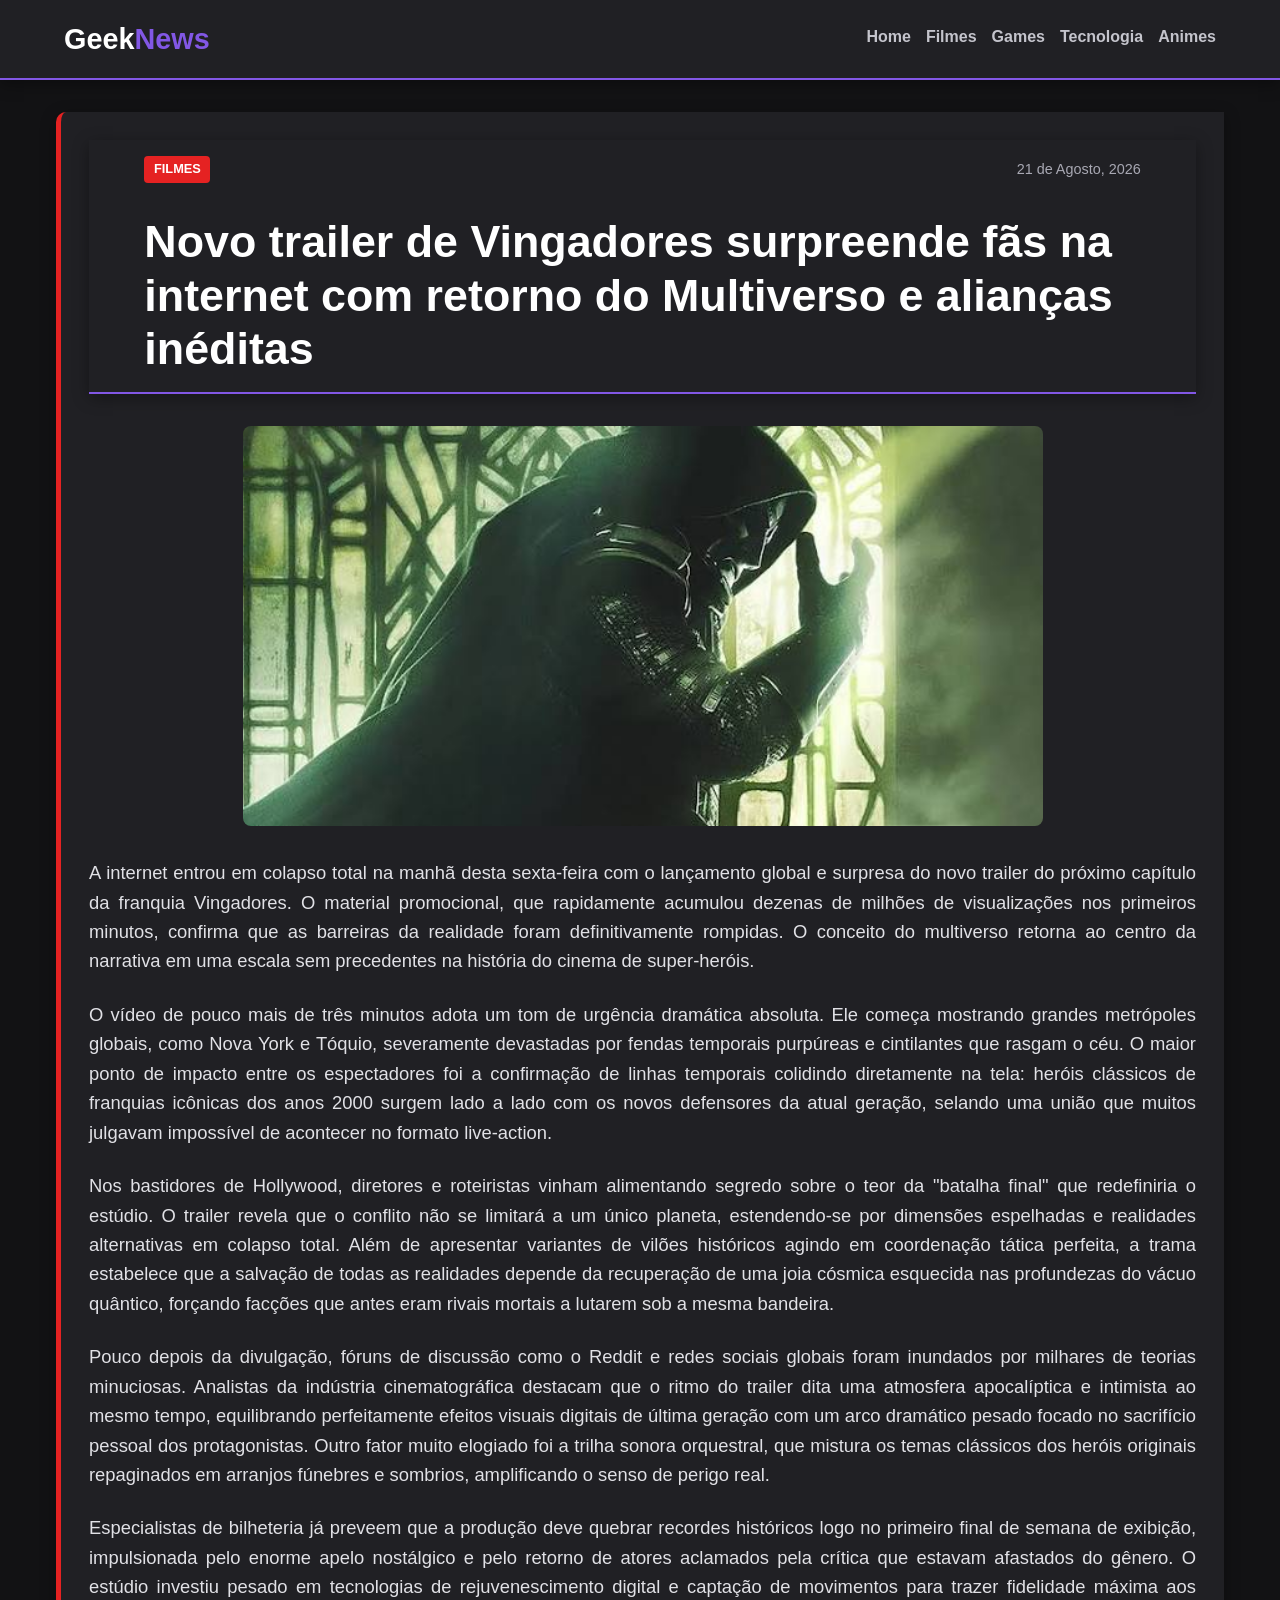
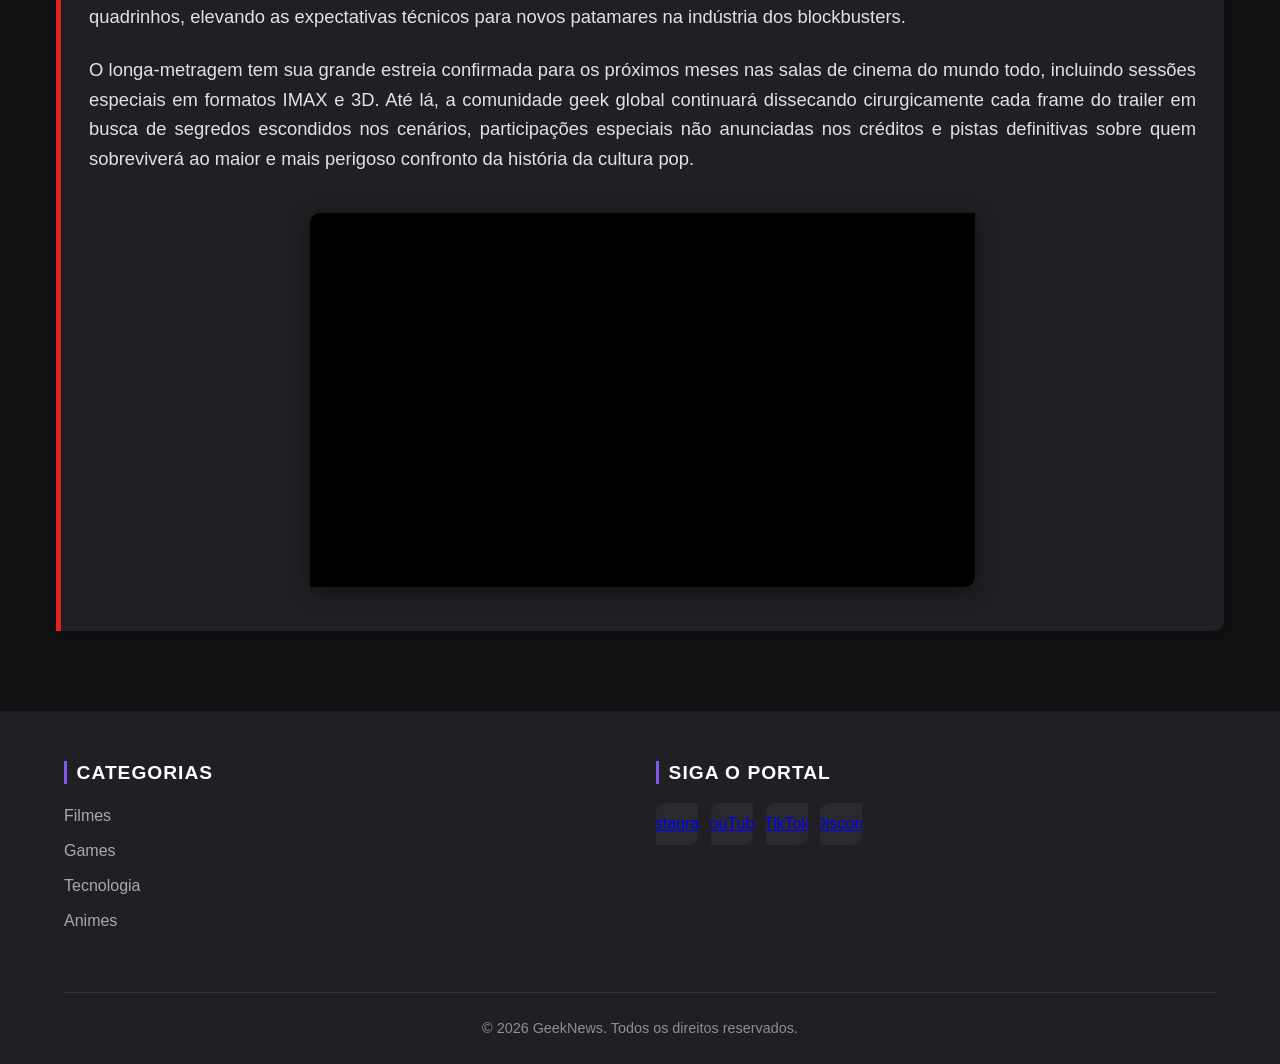
<file: noticia_vingadores.html>
<!DOCTYPE html>
<html lang="pt-BR">

<head>
    <meta charset="UTF-8">
    <meta name="viewport" content="width=device-width, initial-scale=1.0">
    <title>Novo trailer de Vingadores quebra a internet - GeekNews</title>
    <link rel="stylesheet" href="style.css">
</head>

<body>
    <header>
        <div class="logo"><a href="index.html">Geek<span>News</span></a></div>
            <nav>
                <a href="index.html" class="nav-home">Home</a> 
                <a href="filmes.html" class="nav-filmes">Filmes</a>
                <a href="games.html" class="nav-games">Games</a>
                <a href="tecnologia.html" class="nav-tecnologia">Tecnologia</a>
                <a href="animes.html" class="nav-animes">Animes</a>
            </nav>
    </header>

    <main class="container">
        <article class="noticia-completa filmes">
            <header class="noticia-header">
                <span class="tag">FILMES</span>
                <time datetime="2026-08-21" class="data">21 de Agosto, 2026</time>
                <h1 class="titulo">Novo trailer de Vingadores surpreende fãs na internet com retorno do Multiverso e
                    alianças inéditas</h1>
            </header>

            <img src="img/vingadores.jpg"
                alt="Doutor Doom em destaque com iluminação esverdeada no novo trailer de Vingadores"
                class="noticia-imagem-topo"
                style="height: 400px; margin: 2rem auto; border-radius: 8px; display: block; object-fit: cover; width: 100%;">

            <div class="conteudo-noticia">
                <p>A internet entrou em colapso total na manhã desta sexta-feira com o lançamento global e surpresa do
                    novo trailer do próximo capítulo da franquia Vingadores. O material promocional, que rapidamente
                    acumulou dezenas de milhões de visualizações nos primeiros minutos, confirma que as barreiras da
                    realidade foram definitivamente rompidas. O conceito do multiverso retorna ao centro da narrativa em
                    uma escala sem precedentes na história do cinema de super-heróis.</p>

                <p>O vídeo de pouco mais de três minutos adota um tom de urgência dramática absoluta. Ele começa
                    mostrando grandes metrópoles globais, como Nova York e Tóquio, severamente devastadas por fendas
                    temporais purpúreas e cintilantes que rasgam o céu. O maior ponto de impacto entre os espectadores
                    foi a confirmação de linhas temporais colidindo diretamente na tela: heróis clássicos de franquias
                    icônicas dos anos 2000 surgem lado a lado com os novos defensores da atual geração, selando uma
                    união que muitos julgavam impossível de acontecer no formato live-action.</p>

                <p>Nos bastidores de Hollywood, diretores e roteiristas vinham alimentando segredo sobre o teor da
                    "batalha final" que redefiniria o estúdio. O trailer revela que o conflito não se limitará a um
                    único planeta, estendendo-se por dimensões espelhadas e realidades alternativas em colapso total.
                    Além de apresentar variantes de vilões históricos agindo em coordenação tática perfeita, a trama
                    estabelece que a salvação de todas as realidades depende da recuperação de uma joia cósmica
                    esquecida nas profundezas do vácuo quântico, forçando facções que antes eram rivais mortais a
                    lutarem sob a mesma bandeira.</p>

                <p>Pouco depois da divulgação, fóruns de discussão como o Reddit e redes sociais globais foram inundados
                    por milhares de teorias minuciosas. Analistas da indústria cinematográfica destacam que o ritmo do
                    trailer dita uma atmosfera apocalíptica e intimista ao mesmo tempo, equilibrando perfeitamente
                    efeitos visuais digitais de última geração com um arco dramático pesado focado no sacrifício pessoal
                    dos protagonistas. Outro fator muito elogiado foi a trilha sonora orquestral, que mistura os temas
                    clássicos dos heróis originais repaginados em arranjos fúnebres e sombrios, amplificando o senso de
                    perigo real.</p>

                <p>Especialistas de bilheteria já preveem que a produção deve quebrar recordes históricos logo no
                    primeiro final de semana de exibição, impulsionada pelo enorme apelo nostálgico e pelo retorno de
                    atores aclamados pela crítica que estavam afastados do gênero. O estúdio investiu pesado em
                    tecnologias de rejuvenescimento digital e captação de movimentos para trazer fidelidade máxima aos
                    quadrinhos, elevando as expectativas técnicos para novos patamares na indústria dos blockbusters.
                </p>

                <p>O longa-metragem tem sua grande estreia confirmada para os próximos meses nas salas de cinema do
                    mundo todo, incluindo sessões especiais em formatos IMAX e 3D. Até lá, a comunidade geek global
                    continuará dissecando cirurgicamente cada frame do trailer em busca de segredos escondidos nos
                    cenários, participações especiais não anunciadas nos créditos e pistas definitivas sobre quem
                    sobreviverá ao maior e mais perigoso confronto da história da cultura pop.</p>
            </div>

            <div class="video-container">
                <iframe width="640" height="315" src="https://www.youtube.com/embed/CdOo8nLCRlM?si=WATSOpolq6hvA_Wh"
                    title="Vingadores: Doutor Destino - Trailer Oficial" frameborder="0"
                    allow="accelerometer; autoplay; clipboard-write; encrypted-media; gyroscope; picture-in-picture; web-share"
                    referrerpolicy="strict-origin-when-cross-origin" allowfullscreen></iframe>
            </div>


        </article>
    </main>

    <footer>
        <div class="footer-container">
            <!-- Coluna 1: Links de Navegação (Sem o Home) -->
            <div class="footer-col">
                <h4>Categorias</h4>
                <ul>
                    <li><a href="filmes.html">Filmes</a></li>
                    <li><a href="games.html">Games</a></li>
                    <li><a href="tecnologia.html">Tecnologia</a></li>
                    <li><a href="animes.html">Animes</a></li>
                </ul>
            </div>

            <!-- Coluna 2: Redes Sociais Fictícias -->
            <div class="footer-col">
                <h4>Siga o Portal</h4>
                <div class="social-links">
                    <a href="#" class="social-btn instagram">Instagram</a>
                    <a href="#" class="social-btn youtube">YouTube</a>
                    <a href="#" class="social-btn tiktok">TikTok</a>
                    <a href="#" class="social-btn discord">Discord</a>
                </div>
            </div>
        </div>
        
        <!-- Linha de Direitos Autorais -->
        <div class="footer-bottom">
            <p>&copy; 2026 GeekNews. Todos os direitos reservados.</p>
        </div>
    </footer>
    
</body>

</html>
</file>
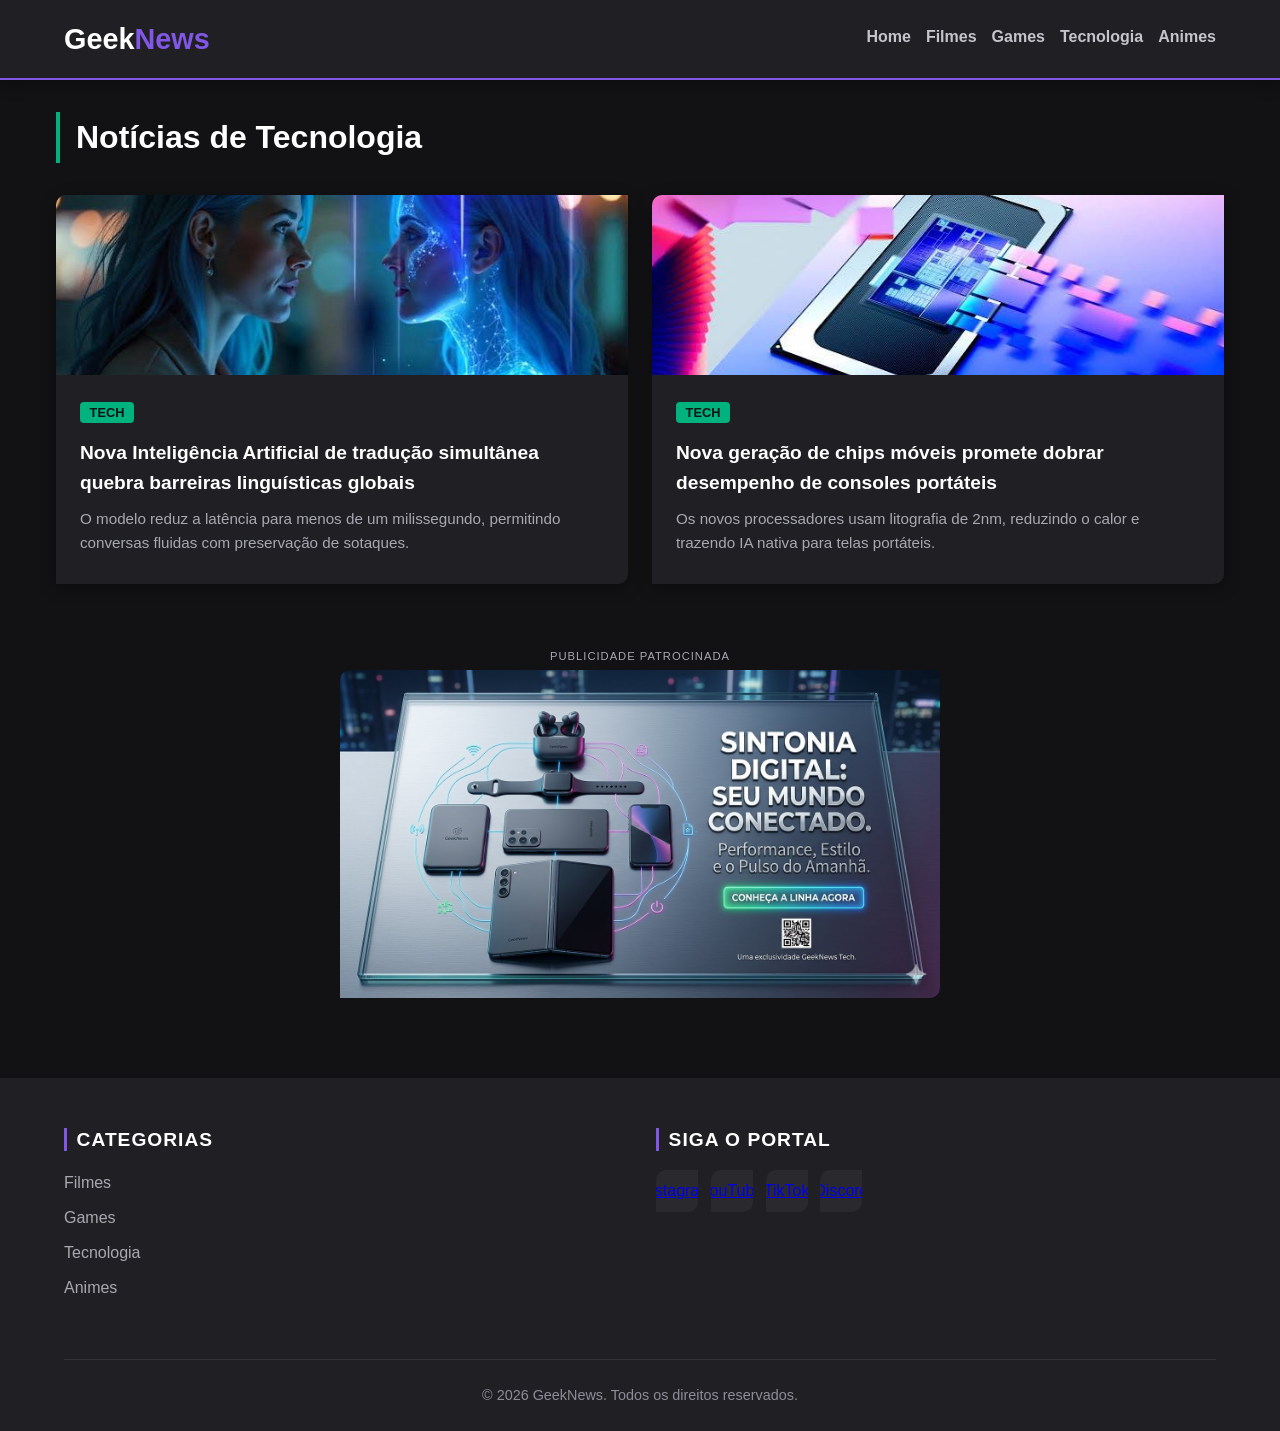
<file: tecnologia.html>
<!DOCTYPE html>
<html lang="pt-BR">

<head>
    <meta charset="UTF-8">
    <meta name="viewport" content="width=device-width, initial-scale=1.0">
    <title>Tecnologia - GeekNews</title>
    <link rel="stylesheet" href="style.css">
</head>

<body>
    <header>
        <div class="logo"><a href="index.html">Geek<span>News</span></a></div>
            <nav>
                <a href="index.html" class="nav-home">Home</a> 
                <a href="filmes.html" class="nav-filmes">Filmes</a>
                <a href="games.html" class="nav-games">Games</a>
                <a href="tecnologia.html" class="nav-tecnologia">Tecnologia</a>
                <a href="animes.html" class="nav-animes">Animes</a>
            </nav>
    </header>

    <main class="container">
        <!-- Título da Categoria com barra roxa lateral -->
        <h2
            style="font-size: 2rem; color: #fff; margin-bottom: 2rem; border-left: 4px solid #00b37e; padding-left: 1rem;">
            Notícias de Tecnologia</h2>

        <section class="noticias-grid">
            <!-- Card 1: IA de Tradução -->
            <article class="card tecnologia">
                <a href="noticia_tecnologia.html" class="card-link">
                    <img src="img/tecnologia.jpg" alt="Notícia Tecnologia" class="card-img-foto">
                    <div class="card-body">
                        <span class="tag">Tech</span>
                        <h3>Nova Inteligência Artificial de tradução simultânea quebra barreiras linguísticas globais
                        </h3>
                        <p>O modelo reduz a latência para menos de um milissegundo, permitindo conversas fluidas com
                            preservação de sotaques.</p>
                    </div>
                </a>
            </article>

            <!-- Card 2: Chips Portáteis -->
            <article class="card tecnologia">
                <a href="noticia_portateis.html" class="card-link">
                    <img src="img/portateis.jpg" alt="Notícia Portáteis" class="card-img-foto">
                    <div class="card-body">
                        <span class="tag">Tech</span>
                        <h3>Nova geração de chips móveis promete dobrar desempenho de consoles portáteis</h3>
                        <p>Os novos processadores usam litografia de 2nm, reduzindo o calor e trazendo IA nativa para
                            telas portáteis.</p>
                    </div>
                </a>
            </article>
        </section>

        <!-- Banner publicitário tecnológico para complementar o visual da página -->
        <div class="anuncio-horizontal" style="margin-top: 4rem;">
            <span class="anuncio-tag">Publicidade Patrocinada</span>
            <a href="#" class="anuncio-link">
                <img src="img/banner_setup.jpg" alt="Promoção Gamer Setup" class="anuncio-img-banner">
            </a>
        </div>
    </main>

    <footer>
        <div class="footer-container">
            <!-- Coluna 1: Links de Navegação (Sem o Home) -->
            <div class="footer-col">
                <h4>Categorias</h4>
                <ul>
                    <li><a href="filmes.html">Filmes</a></li>
                    <li><a href="games.html">Games</a></li>
                    <li><a href="tecnologia.html">Tecnologia</a></li>
                    <li><a href="animes.html">Animes</a></li>
                </ul>
            </div>

            <!-- Coluna 2: Redes Sociais Fictícias -->
            <div class="footer-col">
                <h4>Siga o Portal</h4>
                <div class="social-links">
                    <a href="#" class="social-btn instagram">Instagram</a>
                    <a href="#" class="social-btn youtube">YouTube</a>
                    <a href="#" class="social-btn tiktok">TikTok</a>
                    <a href="#" class="social-btn discord">Discord</a>
                </div>
            </div>
        </div>
        
        <!-- Linha de Direitos Autorais -->
        <div class="footer-bottom">
            <p>&copy; 2026 GeekNews. Todos os direitos reservados.</p>
        </div>
    </footer>
    
</body>

</html>
</file>
<file: style.css>
/* ==========================================================================
   1. VARIÁVEIS, CONFIGURAÇÕES GERAIS E RESET
   ========================================================================== */
:root {
    --cor-principal: #202024;
    --cor-destaque: #8257e5;
    --cor-fundo: #121214;
    --cor-texto-claro: #fff;
    --cor-texto: #e1e1e6;
    --cor-texto-mutado: #a8a8b3;
    --curvatura: 10px 0 10px 0;
    --sombra-padrao: 0 4px 15px rgba(0, 0, 0, 0.35);

    --cor-filmes: #e52222;
    --cor-games: #2d89ef;
    --cor-tecnologia: #00b37e;
    --cor-animes: #c49d03;
}

* {
    margin: 0;
    padding: 0;
    box-sizing: border-box;
}

body {
    margin: 0;
    background-color: var(--cor-fundo);
    color: var(--cor-texto) !important;
    font-family: -apple-system, BlinkMacSystemFont, "Segoe UI", Roboto, Helvetica, Arial, sans-serif;
    line-height: 1.6;
    -webkit-font-smoothing: antialiased;
    -moz-osx-font-smoothing: grayscale;
}

.container {
    max-width: 1200px;
    margin: 2rem auto;
    padding: 0 1rem;
}

h1,
h2,
h3,
h4,
h5,
h6 {
    color: var(--cor-texto-claro);
}

/* ==========================================================================
   2. CABEÇALHO E MENU DE NAVEGAÇÃO
   ========================================================================== */
header {
    background-color: var(--cor-principal);
    padding: 1rem 5%;
    display: flex;
    justify-content: space-between;
    align-items: center;
    border-bottom: 2px solid var(--cor-destaque);
    box-shadow: var(--sombra-padrao);
    flex-wrap: wrap;
    gap: 1rem;
}

.logo {
    font-size: 1.8rem;
    font-weight: bold;
}

.logo a {
    text-decoration: none;
    color: var(--cor-texto-claro);
    display: inline-block;
}

.logo span {
    color: var(--cor-destaque);
}

nav {
    display: flex;
    flex-direction: row;
    justify-content: center;
    flex-wrap: wrap;
    gap: 15px;
}

nav a {
    color: #c4c4cc;
    text-decoration: none;
    font-weight: 600;
    transition: 0.2s ease;
    padding-bottom: 4px;
    margin-left: 0 !important;
}

nav a.nav-home:hover,
nav a.nav-home.active {
    color: var(--cor-destaque);
    border-bottom: 2px solid var(--cor-destaque);
}

nav a.nav-filmes:hover,
nav a.nav-filmes.active {
    color: var(--cor-filmes);
    border-bottom: 2px solid var(--cor-filmes);
}

nav a.nav-games:hover,
nav a.nav-games.active {
    color: var(--cor-games);
    border-bottom: 2px solid var(--cor-games);
}

nav a.nav-tecnologia:hover,
nav a.nav-tecnologia.active {
    color: var(--cor-tecnologia);
    border-bottom: 2px solid var(--cor-tecnologia);
}

nav a.nav-animes:hover,
nav a.nav-animes.active {
    color: var(--cor-animes);
    border-bottom: 2px solid var(--cor-animes);
}

.busca-container {
    display: flex;
    align-items: center;
    margin-right: 0.5rem;
}

.busca-input {
    background-color: #121214;
    border: 1px solid #323238;
    color: var(--cor-texto-claro);
    padding: 0.4rem 1rem;
    font-size: 0.9rem;
    border-radius: var(--curvatura);
    width: 180px;
    transition: all 0.3s ease;
}

.busca-input:focus {
    outline: none;
    width: 230px;
    border-color: var(--cor-destaque);
    box-shadow: 0 0 8px rgba(130, 87, 229, 0.4);
}

.busca-input::placeholder {
    color: var(--cor-texto-mutado);
    opacity: 0.7;
}

@media (max-width: 768px) {
    .busca-container {
        width: 100%;
        justify-content: center;
        margin-right: 0;
        margin-bottom: 0.5rem;
    }

    .busca-input {
        width: 80%;
    }

    .busca-input:focus {
        width: 90%;
    }
}

/* ==========================================================================
   3. BANNER DE DESTAQUE (HOME)
   ========================================================================== */
.destaque-link {
    text-decoration: none;
    color: inherit;
    display: block;
    width: 100%;
}

.destaque {
    background: linear-gradient(rgba(0, 0, 0, 0.5), rgba(0, 0, 0, 0.85)), url('img/vingadores.jpg');
    background-size: cover;
    background-position: center 30%;
    padding: 5rem 2rem;
    border-radius: var(--curvatura);
    margin-bottom: 2rem;
    border-left: 5px solid var(--cor-destaque);
    box-shadow: var(--sombra-padrao);
}

.destaque:hover {
    transform: translateY(-5px);
    box-shadow: 0 8px 25px rgba(0, 0, 0, 0.5);
    box-shadow: 0 4px 15px -3px var(--cor-destaque);
}

.destaque h1 {
    font-size: 2.2rem;
    margin: 1rem 0 0.5rem 0;
    color: var(--cor-texto-claro);
}

.destaque p {
    color: #c4c4cc;
    margin-bottom: 1.5rem;
}

.btn {
    display: inline-block;
    background-color: var(--cor-destaque);
    color: #121214 !important;
    padding: 0.6rem 1.2rem;
    border-radius: var(--curvatura);
    text-decoration: none;
    font-weight: bold;
    transition: 0.2s ease;
}

.btn:hover {
    background-color: var(--cor-destaque);
    color: #fff !important;
}

/* ==========================================================================
   4. GRADE DE NOTÍCIAS E CARDS (BORDAS DINÂMICAS)
   ========================================================================== */
.titulo-secao {
    color: var(--cor-texto);
    font-size: 2rem;
    margin: 2% 0 2% 0;
    padding-left: 10px;
}

.noticias-grid {
    display: grid;
    grid-template-columns: repeat(auto-fit, minmax(300px, 1fr));
    gap: 1.5rem;
}

.card {
    background-color: var(--cor-principal);
    border-radius: var(--curvatura);
    overflow: hidden;
    transition: transform 0.2s ease, box-shadow 0.2s ease;
    box-shadow: var(--sombra-padrao);
    border-bottom: 4px solid transparent;
}

.card:hover {
    transform: translateY(-5px);
    box-shadow: 0 8px 25px rgba(0, 0, 0, 0.5);
}

.card-link {
    text-decoration: none;
    color: inherit;
    display: block;
    height: 100%;
}

.card-img-foto {
    width: 100%;
    height: 180px;
    object-fit: cover;
    display: block;
    image-rendering: -webkit-optimize-contrast;
}

.card-body {
    padding: 1.5rem;
}

.card-body h3 {
    font-size: 1.2rem;
    margin: 0.8rem 0 0.5rem 0;
    color: var(--cor-texto-claro);
}

.card-body p {
    color: var(--cor-texto-mutado);
    font-size: 0.95rem;
}

.tag {
    background-color: var(--cor-destaque);
    color: var(--cor-texto-claro);
    padding: 0.2rem 0.6rem;
    font-size: 0.8rem;
    border-radius: 4px;
    text-transform: uppercase;
    font-weight: bold;
}

/* Card Filmes */
.card.filmes.card:hover {
    border-bottom-color: var(--cor-filmes);
    box-shadow: 0 4px 15px -3px var(--cor-filmes);
}

.card.filmes .tag {
    background-color: var(--cor-filmes);
    color: #fff !important;
}

/* Card Games */
.card.games.card:hover {
    border-bottom-color: var(--cor-games);
    box-shadow: 0 4px 15px -3px var(--cor-games);
}

.card.games .tag {
    background-color: var(--cor-games);
    color: #fff !important;
}

/* Card Tecnologia */
.card.tecnologia.card:hover {
    border-bottom-color: var(--cor-tecnologia);
    box-shadow: 0 4px 15px -3px var(--cor-tecnologia);
}

.card.tecnologia .tag {
    background-color: var(--cor-tecnologia);
    color: #121214 !important;
}

/* Card Animes */
.card.animes.card:hover {
    border-bottom-color: var(--cor-animes);
    box-shadow: 0 4px 15px -3px var(--cor-animes);
}

.card.animes .tag {
    background-color: var(--cor-animes);
    color: #121214 !important;
}

/* ==========================================================================
   5. PÁGINA DE LEITURA INTERNA
   ========================================================================== */
article.noticia-completa {
    padding: 28px;
    border-radius: var(--curvatura);
    background-color: var(--cor-principal);
    box-shadow: var(--sombra-padrao);
    border-left: 5px solid transparent;
}

article.noticia-completa.filmes {
    border-left-color: var(--cor-filmes);
}

article.noticia-completa.games {
    border-left-color: var(--cor-games);
}

article.noticia-completa.tecnologia {
    border-left-color: var(--cor-tecnologia);
}

article.noticia-completa.animes {
    border-left-color: var(--cor-animes);
}

article.noticia-completa.filmes .tag {
    background-color: var(--cor-filmes);
    color: #fff !important;
}

article.noticia-completa.games .tag {
    background-color: var(--cor-games);
    color: #fff !important;
}

article.noticia-completa.tecnologia .tag {
    background-color: var(--cor-tecnologia);
    color: #121214 !important;
}

article.noticia-completa.animes .tag {
    background-color: var(--cor-animes);
    color: #121214 !important;
}

.noticia-header {
    display: flex;
    flex-wrap: wrap;
    align-items: center;
    gap: 1rem;
    margin-bottom: 2rem;
}

.noticia-header .data {
    color: var(--cor-texto-mutado);
    font-size: 0.9rem;
    white-space: nowrap;
}

.noticia-header .titulo {
    width: 100%;
    font-size: 2.8rem;
    color: var(--cor-texto-claro);
    margin-top: 1rem;
    line-height: 1.2;
}

.noticia-imagem-topo {
    display: block;
    width: 100%;
    max-width: 800px;
    height: auto;
    margin: 2rem auto;
    border-radius: var(--curvatura);
    image-rendering: -webkit-optimize-contrast;
    image-rendering: crisp-edges;
    object-fit: contain;
}

.conteudo-noticia p {
    font-size: 1.15rem;
    color: var(--cor-texto);
    margin-bottom: 1.5rem;
    text-align: justify;
}

/* ==========================================================================
   6. PLAYERS DE VÍDEO (YOUTUBE)
   ========================================================================== */
.video-container {
    position: relative;
    padding-bottom: 33.75%;
    height: 0;
    overflow: hidden;
    max-width: 60%;
    margin: 2.5rem auto 1rem auto;
    background-color: #000;
    border-radius: var(--curvatura);
    box-shadow: 0 4px 20px rgba(0, 0, 0, 0.5);
}

.video-container iframe {
    position: absolute;
    top: 0;
    left: 0;
    width: 100%;
    height: 100%;
    border: none;
}

/* ==========================================================================
   7. ESPAÇOS PUBLICITÁRIOS (ANÚNCIOS OTIMIZADOS)
   ========================================================================== */
.anuncio-tag {
    display: block;
    font-size: 0.7rem;
    color: var(--cor-texto-mutado);
    text-transform: uppercase;
    letter-spacing: 1px;
    margin-bottom: 0.3rem;
    text-align: center;
}

.anuncio-horizontal {
    grid-column: 1 / -1;
    margin: 2rem 0;
    text-align: center;
}

.anuncio-link {
    display: block;
    width: 100%;
    text-decoration: none;
}

.anuncio-img-banner {
    width: 100%;
    height: auto;
    max-width: 600px;
    object-fit: contain;
    border-radius: var(--curvatura);
    display: block;
    margin: 0 auto;
    transition: transform 0.2s ease, box-shadow 0.2s ease;
}

.anuncio-img-banner:hover {
    transform: scale(1.01);
    box-shadow: 0 0 15px rgba(130, 87, 229, 0.4);
}

/* ==========================================================================
   8. RODAPÉ (FOOTER ALINHADO E TOTALMENTE LEGÍVEL)
   ========================================================================== */
footer {
    background-color: var(--cor-principal);
    padding: 3rem 5% 1.5rem 5%;
    margin-top: 5rem;
    border-top: 2px solid var(--cor-principal);
}

.footer-container {
    max-width: 1200px;
    margin: 0 auto;
    display: flex;
    justify-content: space-between;
    flex-wrap: wrap;
    gap: 2rem;
}

.footer-col {
    flex: 1;
    min-width: 250px;
    display: flex;
    flex-direction: column;
    align-items: flex-start;
    text-align: left;
}

.footer-col h4 {
    color: var(--cor-texto-claro);
    font-size: 1.2rem;
    margin-bottom: 1.2rem;
    text-transform: uppercase;
    letter-spacing: 1px;
    border-left: 3px solid var(--cor-destaque);
    padding-left: 0.6rem;
    line-height: 1.2;
}

.footer-col ul {
    list-style: none;
    padding: 0;
    margin: 0;
    width: 100%;
}

.footer-col ul li {
    margin-bottom: 0.6rem;
}

.footer-col ul li a,
.footer-col ul li a:visited {
    color: var(--cor-texto-mutado) !important;
    text-decoration: none !important;
    font-size: 1rem;
    font-weight: 500;
    transition: color 0.2s ease;
    display: inline-block;
}

.footer-col ul li a:hover {
    color: #9466ff !important;
    border-bottom: 2px solid var(--cor-destaque);
    transform: translateY(-1px);
}

.social-links {
    display: flex;
    gap: 0.8rem;
    flex-wrap: wrap;
}

.social-btn {
    display: flex;
    align-items: center;
    justify-content: center;
    width: 42px;
    height: 42px;
    padding: 0 !important;
    border-radius: var(--curvatura);
    background-color: #29292e;
    transition: background-color 0.2s, transform 0.2s;
    overflow: hidden;
}

.social-btn img {
    width: 20px;
    height: 20px;
    object-fit: contain;
    filter: brightness(0) invert(1);
}

.social-btn.instagram:hover {
    background-color: #e1306c;
    transform: translateY(-2px);
}

.social-btn.youtube:hover {
    background-color: #ff0000;
    transform: translateY(-2px);
}

.social-btn.tiktok:hover {
    background-color: #000000;
    transform: translateY(-2px);
}

.social-btn.discord:hover {
    background-color: #5865f2;
    transform: translateY(-2px);
}

@media (max-width: 768px) {
    .social-links {
        justify-content: center;
        width: 100%;
    }
}

.footer-bottom {
    text-align: center;
    margin-top: 3rem;
    padding-top: 1.5rem;
    border-top: 1px solid #323238;
    color: #8d8d99;
    font-size: 0.9rem;
}

/* ==========================================================================9. RESPONSIVIDADE (CELULARES)========================================================================== */
@media (max-width: 768px) {
    .container {
        margin: 1rem auto;
        padding: 0 1rem;
    }

    header {
        flex-direction: column;
        align-items: center;
        text-align: center;
        padding: 1.5rem 1rem;
        gap: 1.2rem;
    }

    nav {
        width: 100%;
        justify-content: center;
        gap: 12px;
    }

    nav a {
        font-size: 0.95rem;
    }

    .titulo-secao {
        font-size: 1.6rem;
        margin: 1.5rem 0 1rem 0;
    }

    .destaque {
        padding: 3rem 1.5rem !important;
        background-position: center center !important;
        border-width: 3px !important;
        margin-bottom: 1.5rem !important;
    }

    .destaque h1 {
        font-size: 1.6rem !important;
        line-height: 1.3 !important;
    }

    .destaque p {
        font-size: 0.95rem !important;
        margin-bottom: 1.2rem !important;
    }

    .btn {
        padding: 0.5rem 1rem !important;
        font-size: 0.9rem !important;
    }

    .noticias-grid {
        grid-template-columns: 1fr;
        gap: 1.2rem;
    }

    .noticia-header .titulo {
        font-size: 1.8rem;
    }

    .conteudo-noticia p {
        font-size: 1.05rem;
        text-align: left;
    }

    .video-container {
        max-width: 100%;
        padding-bottom: 56.25%;
        margin: 1.5rem 0;
    }

    .anuncio-img-banner {
        max-width: 100%;
        padding: 0 0.5rem;
    }

    footer {
        padding: 2.5rem 1rem 1.5rem 1rem;
        margin-top: 3rem;
    }

    .footer-container {
        flex-direction: column;
        gap: 2rem;
    }

    .footer-col {
        min-width: 100%;
        align-items: center;
        text-align: center;
    }

    .footer-col h4 {
        border-left: none;
        border-bottom: 3px solid var(--cor-destaque);
        padding-left: 0;
        padding-bottom: 0.4rem;
        display: inline-block;
    }

    .social-links {
        justify-content: center;
        width: 100%;
    }
}
</file>
